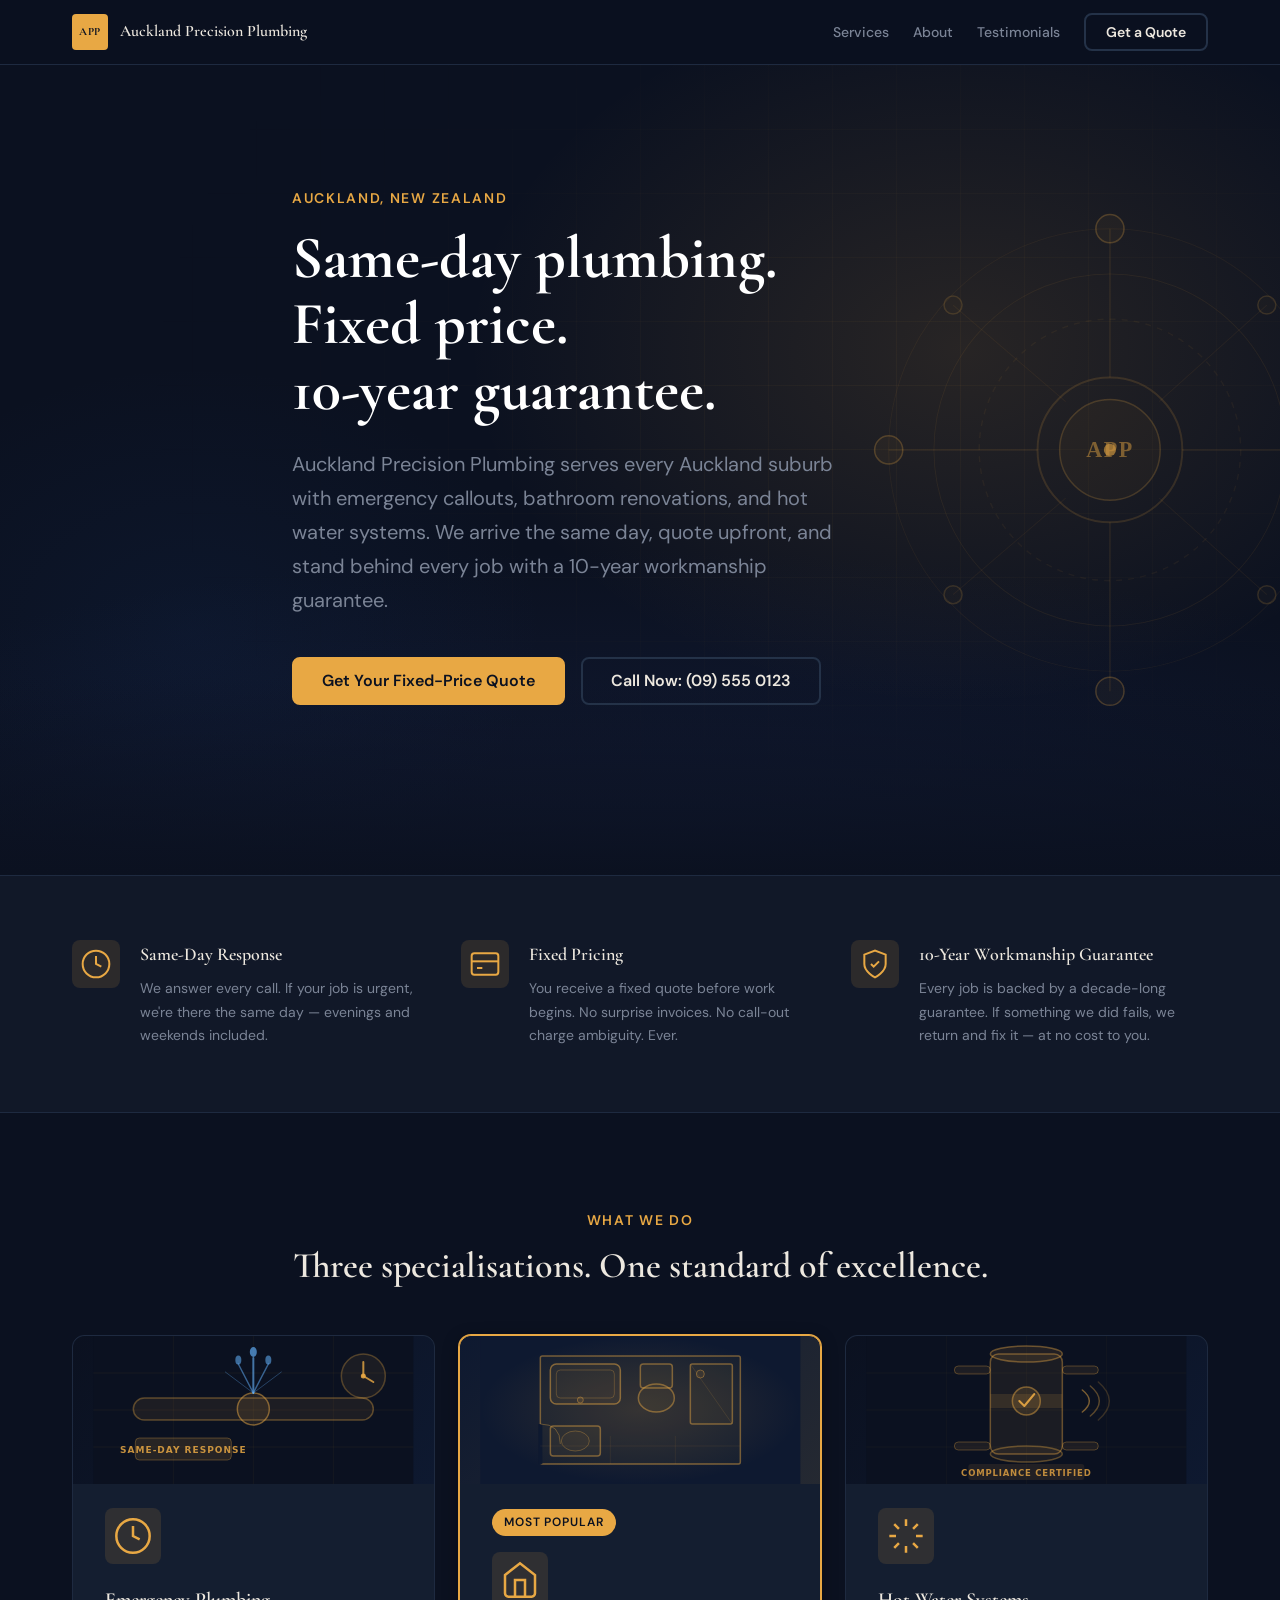
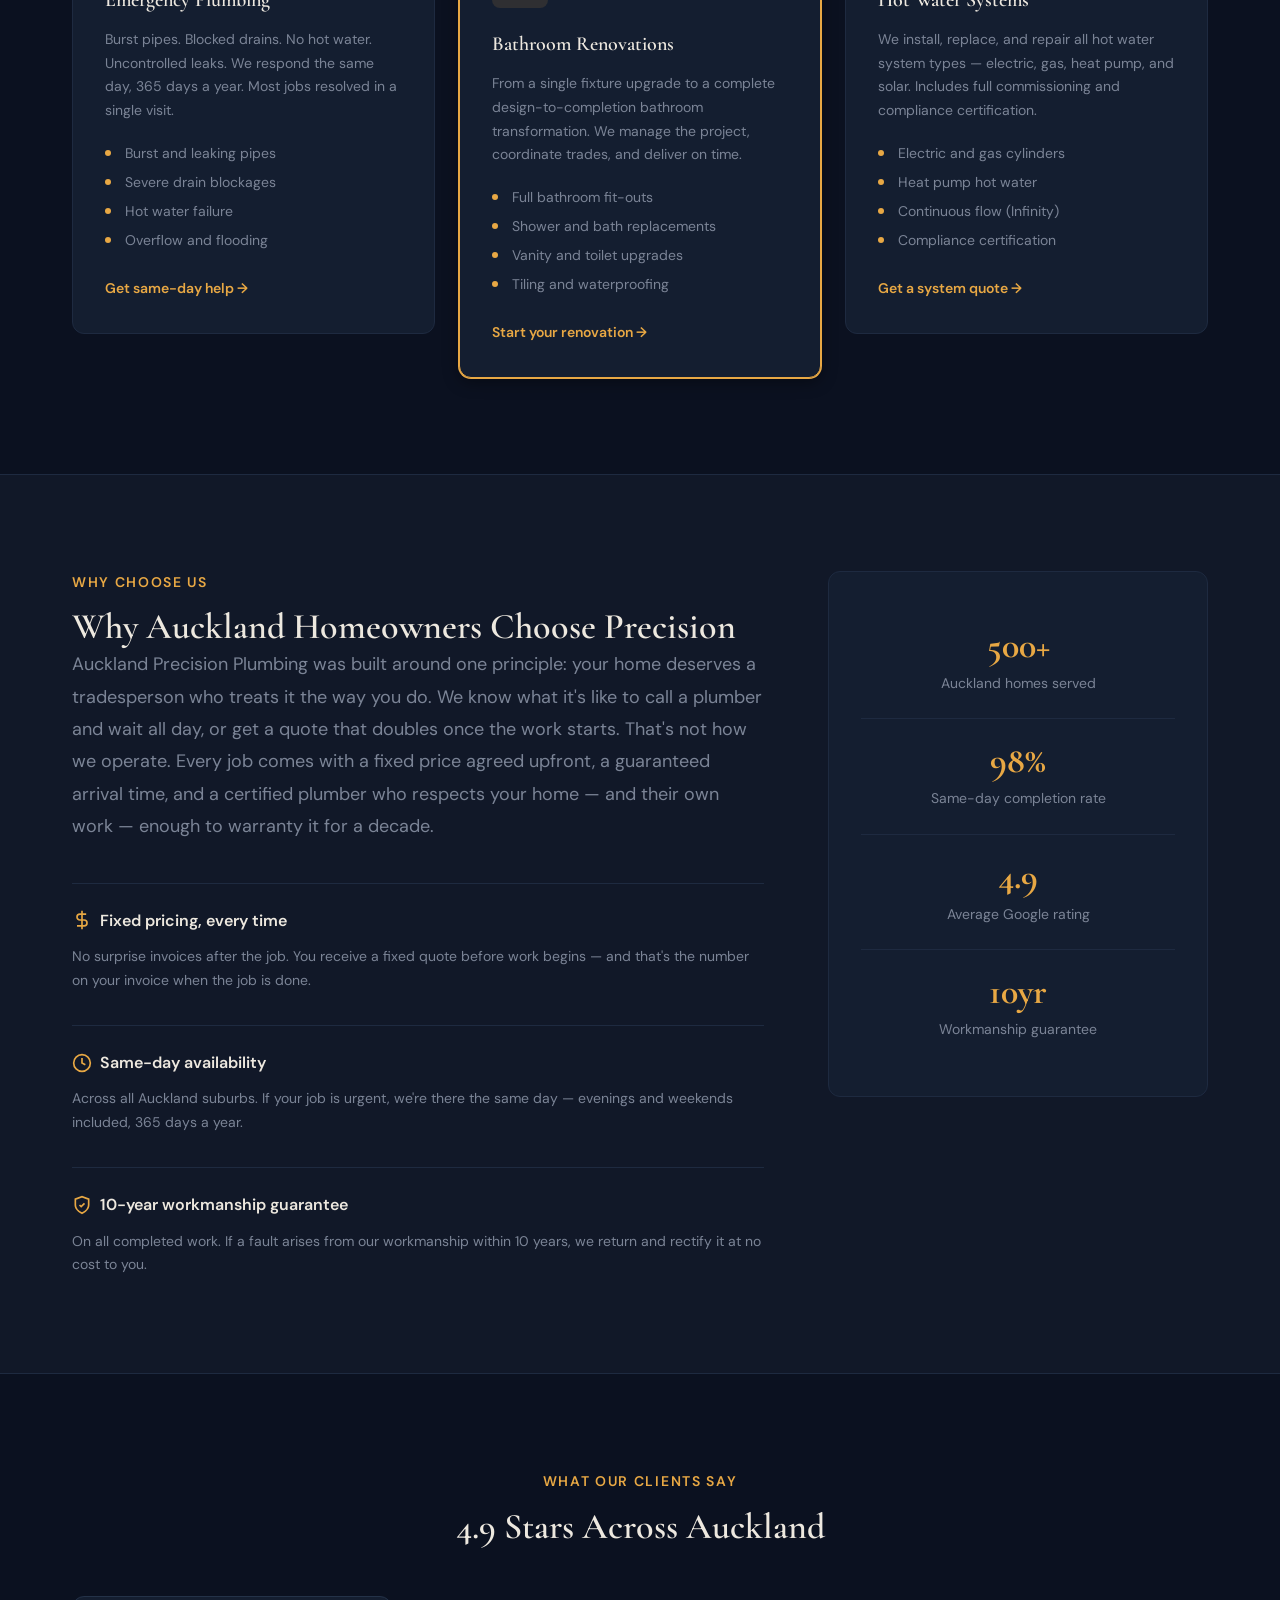
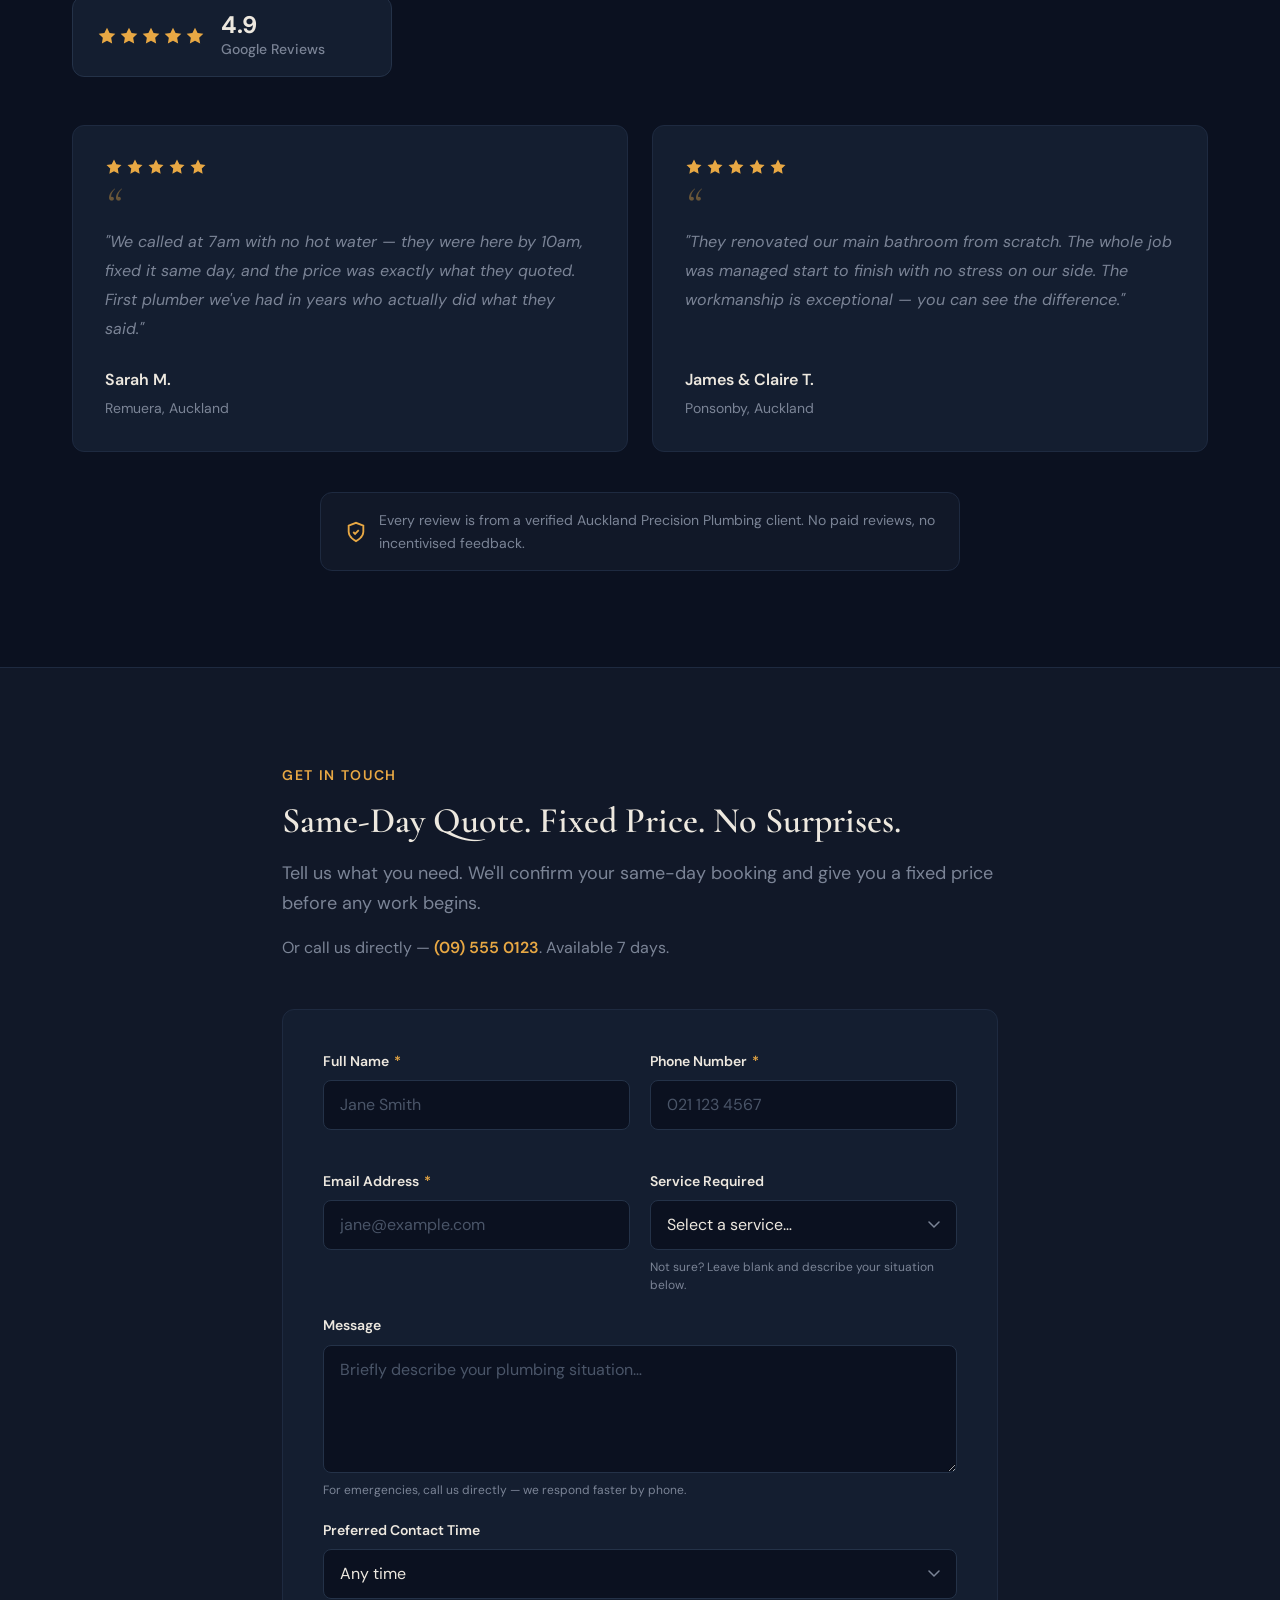
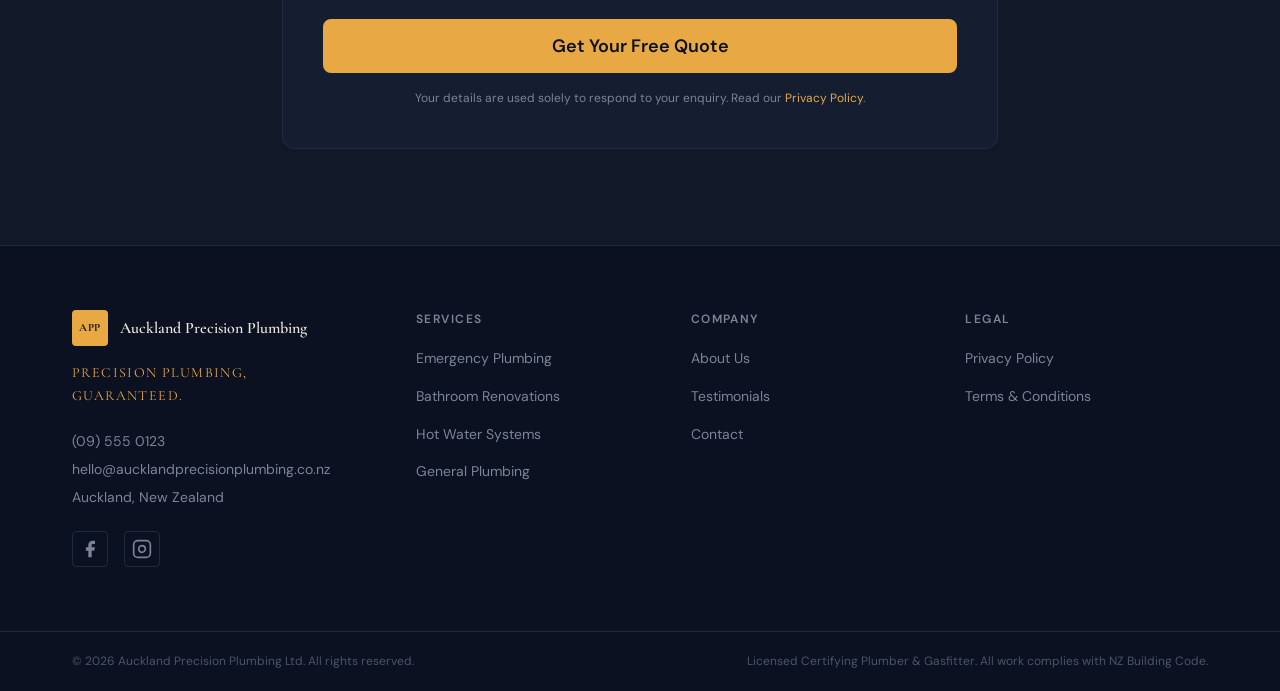
<file: index.html>
<!DOCTYPE html>
<html lang="en">
<head>
  <meta charset="UTF-8">
  <meta name="viewport" content="width=device-width, initial-scale=1.0">
  <title>Auckland Precision Plumbing — Same-Day Emergency Plumbers Auckland</title>
  <meta name="description" content="Auckland's premium plumbing service. Same-day emergency response, fixed pricing guaranteed, 10-year workmanship guarantee. Serving Remuera, Ponsonby, Parnell and all Auckland suburbs.">
  <link rel="canonical" href="https://ravally.github.io/auckland-precision-plumbing/">

  <!-- Open Graph -->
  <meta property="og:title" content="Auckland Precision Plumbing — Same-Day Emergency Plumbers Auckland">
  <meta property="og:description" content="Auckland's premium plumbing service. Same-day emergency response, fixed pricing, 10-year workmanship guarantee.">
  <meta property="og:type" content="website">
  <meta property="og:url" content="https://ravally.github.io/auckland-precision-plumbing/">
  <meta property="og:image" content="https://auckland-precision-plumbing.netlify.app/assets/images/og-image.jpg">

  <!-- Favicon -->
  <link rel="icon" type="image/svg+xml" href="assets/icons/favicon.svg">

  <!-- Fonts: Cormorant Garamond (display) + DM Sans (body) per design.json -->
  <link rel="preconnect" href="https://fonts.googleapis.com">
  <link rel="preconnect" href="https://fonts.gstatic.com" crossorigin>
  <link href="https://fonts.googleapis.com/css2?family=Cormorant+Garamond:wght@500;600;700&family=DM+Sans:opsz,wght@9..40,400;9..40,500&display=swap" rel="stylesheet">

  <!-- Stylesheet -->
  <link rel="stylesheet" href="styles/main.css">

  <!-- Schema.org JSON-LD: LocalBusiness + Plumber -->
  <script type="application/ld+json">
  {
    "@context": "https://schema.org",
    "@type": ["LocalBusiness", "Plumber"],
    "name": "Auckland Precision Plumbing",
    "description": "Premium residential plumbing services — emergency callouts, bathroom renovations, and hot water system installation — delivered with same-day response, fixed pricing, and a 10-year workmanship guarantee.",
    "url": "https://ravally.github.io/auckland-precision-plumbing/",
    "telephone": "+6495550123",
    "address": {
      "@type": "PostalAddress",
      "addressLocality": "Auckland",
      "addressCountry": "NZ"
    },
    "areaServed": "Auckland",
    "openingHours": "Mo-Su 00:00-23:59",
    "priceRange": "$$",
    "sameAs": []
  }
  </script>

  <!-- Google Analytics 4 — add Measurement ID before launch -->
  <!-- <script async src="https://www.googletagmanager.com/gtag/js?id=G-XXXXXXXXXX"></script> -->
</head>
<body>

  <!-- ============================================================
       NAVIGATION — design.json: deep navy fixed header
  ============================================================ -->
  <header class="site-header" id="site-nav" role="banner">
    <div class="header__inner container">
      <a href="/auckland-precision-plumbing/" class="header__logo" aria-label="Auckland Precision Plumbing — home">
        <span class="logo__mark" aria-hidden="true">APP</span>
        <span class="logo__text">Auckland Precision Plumbing</span>
      </a>

      <nav class="nav" aria-label="Primary navigation">
        <ul class="nav__list">
          <li><a href="#services" class="nav__link">Services</a></li>
          <li><a href="#about" class="nav__link">About</a></li>
          <li><a href="#social-proof" class="nav__link">Testimonials</a></li>
          <li><a href="#cta" class="btn btn--ghost nav__cta">Get a Quote</a></li>
        </ul>
      </nav>

      <button
        class="nav__toggle"
        id="nav-toggle"
        aria-label="Open navigation menu"
        aria-expanded="false"
      >
        <span class="nav__toggle-bar" aria-hidden="true"></span>
        <span class="nav__toggle-bar" aria-hidden="true"></span>
        <span class="nav__toggle-bar" aria-hidden="true"></span>
      </button>
    </div>
  </header>

  <main id="main-content">

    <!-- ============================================================
         HERO — WEB-34
         Dark full-bleed. Headline anchored bottom-left.
         CTAs in right column. Cormorant Garamond 700.
         Copy: COPY.md. Design: design.json.
    ============================================================ -->
    <section id="hero" class="hero" aria-label="Auckland Precision Plumbing">

      <!-- Full-bleed background gradient -->
      <div
        class="hero__bg"
        role="img"
        aria-label="Premium bathroom renovation completed by Auckland Precision Plumbing"
      ></div>

      <!-- Decorative engineering illustration — desktop only, aria-hidden -->
      <div class="hero__deco" aria-hidden="true">
        <svg viewBox="0 0 560 520" fill="none" xmlns="http://www.w3.org/2000/svg">
          <circle cx="340" cy="240" r="220" stroke="rgba(232,168,68,0.07)" stroke-width="1"/>
          <circle cx="340" cy="240" r="175" stroke="rgba(232,168,68,0.09)" stroke-width="1"/>
          <circle cx="340" cy="240" r="130" stroke="rgba(232,168,68,0.07)" stroke-width="1.5" stroke-dasharray="6 6"/>
          <circle cx="340" cy="240" r="72"  stroke="rgba(232,168,68,0.18)" stroke-width="2"/>
          <circle cx="340" cy="240" r="50"  fill="rgba(232,168,68,0.05)" stroke="rgba(232,168,68,0.25)" stroke-width="1.5"/>
          <text x="340" y="247" text-anchor="middle" font-family="Georgia,serif" font-size="22" font-weight="700" fill="rgba(232,168,68,0.55)" letter-spacing="1.5">APP</text>
          <line x1="120" y1="240" x2="268" y2="240" stroke="rgba(232,168,68,0.12)" stroke-width="1.5"/>
          <line x1="412" y1="240" x2="540" y2="240" stroke="rgba(232,168,68,0.12)" stroke-width="1.5"/>
          <line x1="340" y1="20"  x2="340" y2="168" stroke="rgba(232,168,68,0.12)" stroke-width="1.5"/>
          <line x1="340" y1="312" x2="340" y2="480" stroke="rgba(232,168,68,0.12)" stroke-width="1.5"/>
          <circle cx="120" cy="240" r="14" stroke="rgba(232,168,68,0.3)" stroke-width="1.5" fill="rgba(232,168,68,0.06)"/>
          <circle cx="540" cy="240" r="14" stroke="rgba(232,168,68,0.3)" stroke-width="1.5" fill="rgba(232,168,68,0.06)"/>
          <circle cx="340" cy="20"  r="14" stroke="rgba(232,168,68,0.3)" stroke-width="1.5" fill="rgba(232,168,68,0.06)"/>
          <circle cx="340" cy="480" r="14" stroke="rgba(232,168,68,0.3)" stroke-width="1.5" fill="rgba(232,168,68,0.06)"/>
          <line x1="184" y1="96"  x2="296" y2="192" stroke="rgba(232,168,68,0.08)" stroke-width="1"/>
          <line x1="496" y1="96"  x2="389" y2="192" stroke="rgba(232,168,68,0.08)" stroke-width="1"/>
          <line x1="184" y1="384" x2="296" y2="288" stroke="rgba(232,168,68,0.08)" stroke-width="1"/>
          <line x1="496" y1="384" x2="389" y2="288" stroke="rgba(232,168,68,0.08)" stroke-width="1"/>
          <circle cx="184" cy="96"  r="9" stroke="rgba(232,168,68,0.2)" stroke-width="1.5" fill="rgba(232,168,68,0.04)"/>
          <circle cx="496" cy="96"  r="9" stroke="rgba(232,168,68,0.2)" stroke-width="1.5" fill="rgba(232,168,68,0.04)"/>
          <circle cx="184" cy="384" r="9" stroke="rgba(232,168,68,0.2)" stroke-width="1.5" fill="rgba(232,168,68,0.04)"/>
          <circle cx="496" cy="384" r="9" stroke="rgba(232,168,68,0.2)" stroke-width="1.5" fill="rgba(232,168,68,0.04)"/>
          <circle cx="340" cy="240" r="6" fill="rgba(232,168,68,0.7)"/>
        </svg>
      </div>

      <div class="container hero__content">

        <span class="hero__eyebrow">Auckland, New Zealand</span>

        <h1 class="hero__heading">
          Same-day plumbing.<br>
          Fixed price.<br>
          10-year guarantee.
        </h1>

        <p class="hero__subhead">
          Auckland Precision Plumbing serves every Auckland suburb with emergency callouts,
          bathroom renovations, and hot water systems. We arrive the same day, quote upfront,
          and stand behind every job with a 10-year workmanship guarantee.
        </p>

        <div class="hero__actions">
          <a href="#cta" class="btn btn--primary" data-event="cta_click" data-label="hero-primary">
            Get Your Fixed-Price Quote
          </a>
          <a href="tel:+6495550123" class="btn btn--ghost" data-event="phone_click">
            Call Now: (09) 555 0123
          </a>
        </div>

      </div>

    </section>

    <!-- ============================================================
         TRUST BAR
    ============================================================ -->
    <section id="trust-bar" class="trust-bar fade-in" aria-labelledby="trust-bar-heading">
      <h2 id="trust-bar-heading" class="sr-only">Why Auckland homeowners choose us</h2>
      <div class="container trust-bar__grid">

        <div class="trust-item">
          <div class="trust-item__icon" aria-hidden="true">
            <svg width="32" height="32" viewBox="0 0 24 24" fill="none" stroke="currentColor" stroke-width="1.5">
              <circle cx="12" cy="12" r="10"/><polyline points="12 6 12 12 16 14"/>
            </svg>
          </div>
          <div class="trust-item__body">
            <h3 class="trust-item__title">Same-Day Response</h3>
            <p class="trust-item__text">We answer every call. If your job is urgent, we're there the same day — evenings and weekends included.</p>
          </div>
        </div>

        <div class="trust-item">
          <div class="trust-item__icon" aria-hidden="true">
            <svg width="32" height="32" viewBox="0 0 24 24" fill="none" stroke="currentColor" stroke-width="1.5">
              <rect x="2" y="4" width="20" height="16" rx="2"/><line x1="2" y1="10" x2="22" y2="10"/><line x1="6" y1="15" x2="10" y2="15"/>
            </svg>
          </div>
          <div class="trust-item__body">
            <h3 class="trust-item__title">Fixed Pricing</h3>
            <p class="trust-item__text">You receive a fixed quote before work begins. No surprise invoices. No call-out charge ambiguity. Ever.</p>
          </div>
        </div>

        <div class="trust-item">
          <div class="trust-item__icon" aria-hidden="true">
            <svg width="32" height="32" viewBox="0 0 24 24" fill="none" stroke="currentColor" stroke-width="1.5">
              <path d="M12 22s8-4 8-10V5l-8-3-8 3v7c0 6 8 10 8 10z"/><polyline points="9 12 11 14 15 10"/>
            </svg>
          </div>
          <div class="trust-item__body">
            <h3 class="trust-item__title">10-Year Workmanship Guarantee</h3>
            <p class="trust-item__text">Every job is backed by a decade-long guarantee. If something we did fails, we return and fix it — at no cost to you.</p>
          </div>
        </div>

      </div>
    </section>

    <!-- ============================================================
         SERVICES
    ============================================================ -->
    <section id="services" class="services fade-in" aria-labelledby="services-heading">
      <div class="container">
        <header class="section-header">
          <p class="section-eyebrow">What we do</p>
          <h2 id="services-heading" class="section-heading">Three specialisations. One standard of excellence.</h2>
        </header>

        <div class="services__grid">

          <article class="service-card">
            <!-- Visual header: Emergency Plumbing — burst pipe + water drops -->
            <div class="service-card__visual" aria-hidden="true">
              <svg viewBox="0 0 320 148" fill="none" xmlns="http://www.w3.org/2000/svg">
                <!-- Background grid -->
                <rect width="320" height="148" fill="#0B1120"/>
                <line x1="0" y1="37"  x2="320" y2="37"  stroke="rgba(232,168,68,0.05)" stroke-width="1"/>
                <line x1="0" y1="74"  x2="320" y2="74"  stroke="rgba(232,168,68,0.05)" stroke-width="1"/>
                <line x1="0" y1="111" x2="320" y2="111" stroke="rgba(232,168,68,0.05)" stroke-width="1"/>
                <line x1="80"  y1="0" x2="80"  y2="148" stroke="rgba(232,168,68,0.05)" stroke-width="1"/>
                <line x1="160" y1="0" x2="160" y2="148" stroke="rgba(232,168,68,0.05)" stroke-width="1"/>
                <line x1="240" y1="0" x2="240" y2="148" stroke="rgba(232,168,68,0.05)" stroke-width="1"/>
                <!-- Horizontal main pipe -->
                <rect x="40" y="62" width="240" height="22" rx="11" fill="rgba(232,168,68,0.08)" stroke="rgba(232,168,68,0.35)" stroke-width="1.5"/>
                <!-- Burst point highlight -->
                <circle cx="160" cy="73" r="16" fill="rgba(232,168,68,0.1)" stroke="rgba(232,168,68,0.5)" stroke-width="1.5"/>
                <!-- Water spray lines -->
                <line x1="160" y1="57" x2="145" y2="28" stroke="rgba(100,180,255,0.5)" stroke-width="1.5" stroke-linecap="round"/>
                <line x1="160" y1="57" x2="160" y2="22" stroke="rgba(100,180,255,0.6)" stroke-width="2"   stroke-linecap="round"/>
                <line x1="160" y1="57" x2="175" y2="28" stroke="rgba(100,180,255,0.5)" stroke-width="1.5" stroke-linecap="round"/>
                <line x1="160" y1="57" x2="132" y2="36" stroke="rgba(100,180,255,0.3)" stroke-width="1"   stroke-linecap="round"/>
                <line x1="160" y1="57" x2="188" y2="36" stroke="rgba(100,180,255,0.3)" stroke-width="1"   stroke-linecap="round"/>
                <!-- Water drops -->
                <ellipse cx="145" cy="24" rx="3" ry="4.5" fill="rgba(100,180,255,0.55)"/>
                <ellipse cx="160" cy="16" rx="3.5" ry="5" fill="rgba(100,180,255,0.65)"/>
                <ellipse cx="175" cy="24" rx="3" ry="4.5" fill="rgba(100,180,255,0.55)"/>
                <!-- Same-day clock indicator -->
                <circle cx="270" cy="40" r="22" fill="rgba(232,168,68,0.07)" stroke="rgba(232,168,68,0.3)" stroke-width="1.5"/>
                <line x1="270" y1="26" x2="270" y2="40" stroke="rgba(232,168,68,0.8)" stroke-width="2" stroke-linecap="round"/>
                <line x1="270" y1="40" x2="280" y2="46" stroke="rgba(232,168,68,0.8)" stroke-width="2" stroke-linecap="round"/>
                <circle cx="270" cy="40" r="2.5" fill="rgba(232,168,68,0.9)"/>
                <!-- Alert label -->
                <rect x="42" y="102" width="96" height="22" rx="4" fill="rgba(232,168,68,0.12)" stroke="rgba(232,168,68,0.3)" stroke-width="1"/>
                <text x="90" y="117" text-anchor="middle" font-family="system-ui,sans-serif" font-size="9" font-weight="600" fill="rgba(232,168,68,0.85)" letter-spacing="1">SAME-DAY RESPONSE</text>
              </svg>
            </div>
            <div class="service-card__icon" aria-hidden="true">
              <svg width="40" height="40" viewBox="0 0 24 24" fill="none" stroke="currentColor" stroke-width="1.5">
                <path d="M12 2a10 10 0 110 20A10 10 0 0112 2z"/><path d="M12 6v6l4 2"/>
              </svg>
            </div>
            <h3 class="service-card__title">Emergency Plumbing</h3>
            <p class="service-card__text">Burst pipes. Blocked drains. No hot water. Uncontrolled leaks. We respond the same day, 365 days a year. Most jobs resolved in a single visit.</p>
            <ul class="service-card__list" aria-label="Emergency plumbing services">
              <li>Burst and leaking pipes</li>
              <li>Severe drain blockages</li>
              <li>Hot water failure</li>
              <li>Overflow and flooding</li>
            </ul>
            <a href="#cta" class="service-card__link" data-event="cta_click" data-label="services-emergency">Get same-day help →</a>
          </article>

          <article class="service-card service-card--featured">
            <!-- Visual header: Bathroom Renovation — floor plan grid layout -->
            <div class="service-card__visual" aria-hidden="true">
              <svg viewBox="0 0 320 148" fill="none" xmlns="http://www.w3.org/2000/svg">
                <rect width="320" height="148" fill="#0e1930"/>
                <!-- Amber glow -->
                <radialGradient id="rg-reno" cx="50%" cy="50%" r="50%">
                  <stop offset="0%"   stop-color="rgba(232,168,68,0.15)"/>
                  <stop offset="100%" stop-color="rgba(232,168,68,0)"/>
                </radialGradient>
                <rect width="320" height="148" fill="url(#rg-reno)"/>
                <!-- Room outline -->
                <rect x="60" y="20" width="200" height="108" rx="2" stroke="rgba(232,168,68,0.45)" stroke-width="1.5" fill="rgba(232,168,68,0.04)"/>
                <!-- Door opening -->
                <line x1="60" y1="88" x2="60" y2="128" stroke="#0e1930" stroke-width="4"/>
                <path d="M60 88 Q80 88 80 108" stroke="rgba(232,168,68,0.35)" stroke-width="1" fill="none"/>
                <!-- Bathtub shape -->
                <rect x="70" y="28" width="70" height="40" rx="6" stroke="rgba(232,168,68,0.5)" stroke-width="1.5" fill="rgba(232,168,68,0.06)"/>
                <rect x="76" y="34" width="58" height="28" rx="4" stroke="rgba(232,168,68,0.25)" stroke-width="1" fill="none"/>
                <circle cx="100" cy="64" r="3" stroke="rgba(232,168,68,0.4)" stroke-width="1" fill="rgba(232,168,68,0.1)"/>
                <!-- Toilet shape -->
                <rect x="160" y="28" width="32" height="24" rx="3" stroke="rgba(232,168,68,0.45)" stroke-width="1.5" fill="rgba(232,168,68,0.05)"/>
                <ellipse cx="176" cy="62" rx="18" ry="14" stroke="rgba(232,168,68,0.45)" stroke-width="1.5" fill="rgba(232,168,68,0.05)"/>
                <!-- Vanity/sink -->
                <rect x="70" y="90" width="50" height="30" rx="3" stroke="rgba(232,168,68,0.45)" stroke-width="1.5" fill="rgba(232,168,68,0.05)"/>
                <ellipse cx="95" cy="105" rx="14" ry="10" stroke="rgba(232,168,68,0.3)" stroke-width="1" fill="rgba(232,168,68,0.03)"/>
                <!-- Shower enclosure -->
                <rect x="210" y="28" width="42" height="60" rx="2" stroke="rgba(232,168,68,0.45)" stroke-width="1.5" fill="rgba(232,168,68,0.04)"/>
                <line x1="210" y1="28" x2="252" y2="88" stroke="rgba(232,168,68,0.12)" stroke-width="1"/>
                <circle cx="220" cy="38" r="4" stroke="rgba(232,168,68,0.4)" stroke-width="1" fill="rgba(232,168,68,0.08)"/>
                <!-- Floor tiles hint -->
                <line x1="60"  y1="110" x2="260" y2="110" stroke="rgba(232,168,68,0.08)" stroke-width="1"/>
                <line x1="60"  y1="128" x2="260" y2="128" stroke="rgba(232,168,68,0.08)" stroke-width="1"/>
                <line x1="130" y1="100" x2="130" y2="128" stroke="rgba(232,168,68,0.08)" stroke-width="1"/>
                <line x1="195" y1="100" x2="195" y2="128" stroke="rgba(232,168,68,0.08)" stroke-width="1"/>
              </svg>
            </div>
            <div class="service-card__badge">Most popular</div>
            <div class="service-card__icon" aria-hidden="true">
              <svg width="40" height="40" viewBox="0 0 24 24" fill="none" stroke="currentColor" stroke-width="1.5">
                <path d="M3 9l9-7 9 7v11a2 2 0 01-2 2H5a2 2 0 01-2-2z"/><polyline points="9 22 9 12 15 12 15 22"/>
              </svg>
            </div>
            <h3 class="service-card__title">Bathroom Renovations</h3>
            <p class="service-card__text">From a single fixture upgrade to a complete design-to-completion bathroom transformation. We manage the project, coordinate trades, and deliver on time.</p>
            <ul class="service-card__list" aria-label="Bathroom renovation services">
              <li>Full bathroom fit-outs</li>
              <li>Shower and bath replacements</li>
              <li>Vanity and toilet upgrades</li>
              <li>Tiling and waterproofing</li>
            </ul>
            <a href="#cta" class="service-card__link" data-event="cta_click" data-label="services-reno">Start your renovation →</a>
          </article>

          <article class="service-card">
            <!-- Visual header: Hot Water Systems — cylinder + heat waves -->
            <div class="service-card__visual" aria-hidden="true">
              <svg viewBox="0 0 320 148" fill="none" xmlns="http://www.w3.org/2000/svg">
                <rect width="320" height="148" fill="#0B1120"/>
                <!-- Background grid -->
                <line x1="0" y1="37"  x2="320" y2="37"  stroke="rgba(232,168,68,0.04)" stroke-width="1"/>
                <line x1="0" y1="74"  x2="320" y2="74"  stroke="rgba(232,168,68,0.04)" stroke-width="1"/>
                <line x1="0" y1="111" x2="320" y2="111" stroke="rgba(232,168,68,0.04)" stroke-width="1"/>
                <line x1="80"  y1="0" x2="80"  y2="148" stroke="rgba(232,168,68,0.04)" stroke-width="1"/>
                <line x1="160" y1="0" x2="160" y2="148" stroke="rgba(232,168,68,0.04)" stroke-width="1"/>
                <line x1="240" y1="0" x2="240" y2="148" stroke="rgba(232,168,68,0.04)" stroke-width="1"/>
                <!-- Hot water cylinder body -->
                <rect x="124" y="18" width="72" height="100" rx="8" fill="rgba(232,168,68,0.07)" stroke="rgba(232,168,68,0.4)" stroke-width="1.5"/>
                <!-- Cylinder end caps -->
                <ellipse cx="160" cy="18" rx="36" ry="8" fill="rgba(232,168,68,0.1)" stroke="rgba(232,168,68,0.4)" stroke-width="1.5"/>
                <ellipse cx="160" cy="118" rx="36" ry="8" fill="rgba(232,168,68,0.07)" stroke="rgba(232,168,68,0.35)" stroke-width="1.5"/>
                <!-- Temperature indicator band -->
                <rect x="124" y="58" width="72" height="14" rx="0" fill="rgba(232,168,68,0.12)" stroke="none"/>
                <!-- Pipe connections -->
                <rect x="88"  y="30" width="36" height="8" rx="4" fill="rgba(232,168,68,0.08)" stroke="rgba(232,168,68,0.3)" stroke-width="1"/>
                <rect x="196" y="30" width="36" height="8" rx="4" fill="rgba(232,168,68,0.08)" stroke="rgba(232,168,68,0.3)" stroke-width="1"/>
                <rect x="88"  y="106" width="36" height="8" rx="4" fill="rgba(232,168,68,0.08)" stroke="rgba(232,168,68,0.3)" stroke-width="1"/>
                <rect x="196" y="106" width="36" height="8" rx="4" fill="rgba(232,168,68,0.08)" stroke="rgba(232,168,68,0.3)" stroke-width="1"/>
                <!-- Heat wave arcs (right side) -->
                <path d="M216 54 Q230 65 216 76" stroke="rgba(232,168,68,0.5)" stroke-width="1.5" stroke-linecap="round" fill="none"/>
                <path d="M224 50 Q242 65 224 80" stroke="rgba(232,168,68,0.35)" stroke-width="1.5" stroke-linecap="round" fill="none"/>
                <path d="M232 46 Q254 65 232 84" stroke="rgba(232,168,68,0.2)" stroke-width="1.5" stroke-linecap="round" fill="none"/>
                <!-- Cert badge -->
                <circle cx="160" cy="65" r="14" fill="rgba(232,168,68,0.12)" stroke="rgba(232,168,68,0.45)" stroke-width="1.5"/>
                <polyline points="153,65 158,70 168,58" stroke="rgba(232,168,68,0.9)" stroke-width="2" stroke-linecap="round" stroke-linejoin="round" fill="none"/>
                <!-- Label -->
                <rect x="102" y="128" width="116" height="16" rx="3" fill="rgba(232,168,68,0.1)"/>
                <text x="160" y="140" text-anchor="middle" font-family="system-ui,sans-serif" font-size="8.5" font-weight="600" fill="rgba(232,168,68,0.8)" letter-spacing="0.8">COMPLIANCE CERTIFIED</text>
              </svg>
            </div>
            <div class="service-card__icon" aria-hidden="true">
              <svg width="40" height="40" viewBox="0 0 24 24" fill="none" stroke="currentColor" stroke-width="1.5">
                <path d="M12 2v4m0 12v4M4.93 4.93l2.83 2.83m8.48 8.48l2.83 2.83M2 12h4m12 0h4M4.93 19.07l2.83-2.83m8.48-8.48l2.83-2.83"/>
              </svg>
            </div>
            <h3 class="service-card__title">Hot Water Systems</h3>
            <p class="service-card__text">We install, replace, and repair all hot water system types — electric, gas, heat pump, and solar. Includes full commissioning and compliance certification.</p>
            <ul class="service-card__list" aria-label="Hot water system services">
              <li>Electric and gas cylinders</li>
              <li>Heat pump hot water</li>
              <li>Continuous flow (Infinity)</li>
              <li>Compliance certification</li>
            </ul>
            <a href="#cta" class="service-card__link" data-event="cta_click" data-label="services-hotwater">Get a system quote →</a>
          </article>

        </div>
      </div>
    </section>

    <!-- ============================================================
         ABOUT / WHY US — WEB-37
         Copy: COPY.md. Design: design.json.
         Layout: two-column (story + differentiators | stat panel).
    ============================================================ -->
    <section id="about" class="about fade-in" aria-labelledby="about-heading">
      <div class="container about__inner">
        <div class="about__content">
          <p class="section-eyebrow">Why choose us</p>
          <h2 id="about-heading" class="section-heading">Why Auckland Homeowners Choose Precision</h2>
          <p class="about__lead">
            Auckland Precision Plumbing was built around one principle: your home deserves a tradesperson who treats it the way you do. We know what it's like to call a plumber and wait all day, or get a quote that doubles once the work starts. That's not how we operate. Every job comes with a fixed price agreed upfront, a guaranteed arrival time, and a certified plumber who respects your home — and their own work — enough to warranty it for a decade.
          </p>

          <dl class="about__features">
            <div class="about__feature">
              <dt class="about__feature-title">
                <svg width="20" height="20" viewBox="0 0 24 24" fill="none" stroke="currentColor" stroke-width="2" aria-hidden="true">
                  <line x1="12" y1="1" x2="12" y2="23"/><path d="M17 5H9.5a3.5 3.5 0 000 7h5a3.5 3.5 0 010 7H6"/>
                </svg>
                Fixed pricing, every time
              </dt>
              <dd class="about__feature-text">No surprise invoices after the job. You receive a fixed quote before work begins — and that's the number on your invoice when the job is done.</dd>
            </div>

            <div class="about__feature">
              <dt class="about__feature-title">
                <svg width="20" height="20" viewBox="0 0 24 24" fill="none" stroke="currentColor" stroke-width="2" aria-hidden="true">
                  <circle cx="12" cy="12" r="10"/><polyline points="12 6 12 12 16 14"/>
                </svg>
                Same-day availability
              </dt>
              <dd class="about__feature-text">Across all Auckland suburbs. If your job is urgent, we're there the same day — evenings and weekends included, 365 days a year.</dd>
            </div>

            <div class="about__feature">
              <dt class="about__feature-title">
                <svg width="20" height="20" viewBox="0 0 24 24" fill="none" stroke="currentColor" stroke-width="2" aria-hidden="true">
                  <path d="M12 22s8-4 8-10V5l-8-3-8 3v7c0 6 8 10 8 10z"/><polyline points="9 12 11 14 15 10"/>
                </svg>
                10-year workmanship guarantee
              </dt>
              <dd class="about__feature-text">On all completed work. If a fault arises from our workmanship within 10 years, we return and rectify it at no cost to you.</dd>
            </div>
          </dl>
        </div>

        <aside class="about__stat-panel" aria-label="Company statistics">
          <div class="stat-panel">
            <div class="stat-panel__item">
              <span class="stat-panel__number" aria-label="Over 500 homes served">500+</span>
              <span class="stat-panel__label">Auckland homes served</span>
            </div>
            <div class="stat-panel__divider" aria-hidden="true"></div>
            <div class="stat-panel__item">
              <span class="stat-panel__number">98%</span>
              <span class="stat-panel__label">Same-day completion rate</span>
            </div>
            <div class="stat-panel__divider" aria-hidden="true"></div>
            <div class="stat-panel__item">
              <span class="stat-panel__number">4.9</span>
              <span class="stat-panel__label">Average Google rating</span>
            </div>
            <div class="stat-panel__divider" aria-hidden="true"></div>
            <div class="stat-panel__item">
              <span class="stat-panel__number">10yr</span>
              <span class="stat-panel__label">Workmanship guarantee</span>
            </div>
          </div>
        </aside>
      </div>
    </section>

    <!-- ============================================================
         SOCIAL PROOF / TESTIMONIALS — WEB-38
         Copy: COPY.md. Design: design.json.
         Layout: Google Reviews badge + 2-col testimonial grid.
    ============================================================ -->
    <section id="social-proof" class="social-proof fade-in" aria-labelledby="social-proof-heading">
      <div class="container">
        <header class="section-header">
          <p class="section-eyebrow">What our clients say</p>
          <h2 id="social-proof-heading" class="section-heading">4.9 Stars Across Auckland</h2>
        </header>

        <!-- Google Reviews trust stat -->
        <div class="reviews-badge fade-in" aria-label="Google Reviews rating">
          <div class="reviews-badge__stars" aria-hidden="true">
            <svg width="20" height="20" viewBox="0 0 24 24" fill="currentColor"><polygon points="12 2 15.09 8.26 22 9.27 17 14.14 18.18 21.02 12 17.77 5.82 21.02 7 14.14 2 9.27 8.91 8.26 12 2"/></svg>
            <svg width="20" height="20" viewBox="0 0 24 24" fill="currentColor"><polygon points="12 2 15.09 8.26 22 9.27 17 14.14 18.18 21.02 12 17.77 5.82 21.02 7 14.14 2 9.27 8.91 8.26 12 2"/></svg>
            <svg width="20" height="20" viewBox="0 0 24 24" fill="currentColor"><polygon points="12 2 15.09 8.26 22 9.27 17 14.14 18.18 21.02 12 17.77 5.82 21.02 7 14.14 2 9.27 8.91 8.26 12 2"/></svg>
            <svg width="20" height="20" viewBox="0 0 24 24" fill="currentColor"><polygon points="12 2 15.09 8.26 22 9.27 17 14.14 18.18 21.02 12 17.77 5.82 21.02 7 14.14 2 9.27 8.91 8.26 12 2"/></svg>
            <svg width="20" height="20" viewBox="0 0 24 24" fill="currentColor"><polygon points="12 2 15.09 8.26 22 9.27 17 14.14 18.18 21.02 12 17.77 5.82 21.02 7 14.14 2 9.27 8.91 8.26 12 2"/></svg>
          </div>
          <div class="reviews-badge__body">
            <span class="reviews-badge__score">4.9</span>
            <span class="reviews-badge__label">Google Reviews</span>
          </div>
        </div>

        <div class="testimonials__grid">

          <blockquote class="testimonial fade-in testimonial--delay-1">
            <div class="testimonial__stars" aria-label="5 stars out of 5">
              <svg width="18" height="18" viewBox="0 0 24 24" fill="currentColor" aria-hidden="true"><polygon points="12 2 15.09 8.26 22 9.27 17 14.14 18.18 21.02 12 17.77 5.82 21.02 7 14.14 2 9.27 8.91 8.26 12 2"/></svg>
              <svg width="18" height="18" viewBox="0 0 24 24" fill="currentColor" aria-hidden="true"><polygon points="12 2 15.09 8.26 22 9.27 17 14.14 18.18 21.02 12 17.77 5.82 21.02 7 14.14 2 9.27 8.91 8.26 12 2"/></svg>
              <svg width="18" height="18" viewBox="0 0 24 24" fill="currentColor" aria-hidden="true"><polygon points="12 2 15.09 8.26 22 9.27 17 14.14 18.18 21.02 12 17.77 5.82 21.02 7 14.14 2 9.27 8.91 8.26 12 2"/></svg>
              <svg width="18" height="18" viewBox="0 0 24 24" fill="currentColor" aria-hidden="true"><polygon points="12 2 15.09 8.26 22 9.27 17 14.14 18.18 21.02 12 17.77 5.82 21.02 7 14.14 2 9.27 8.91 8.26 12 2"/></svg>
              <svg width="18" height="18" viewBox="0 0 24 24" fill="currentColor" aria-hidden="true"><polygon points="12 2 15.09 8.26 22 9.27 17 14.14 18.18 21.02 12 17.77 5.82 21.02 7 14.14 2 9.27 8.91 8.26 12 2"/></svg>
            </div>
            <p class="testimonial__quote">
              "We called at 7am with no hot water — they were here by 10am, fixed it same day, and the price was exactly what they quoted. First plumber we've had in years who actually did what they said."
            </p>
            <footer class="testimonial__footer">
              <cite class="testimonial__author">
                <strong>Sarah M.</strong>
                <span class="testimonial__location">Remuera, Auckland</span>
              </cite>
            </footer>
          </blockquote>

          <blockquote class="testimonial fade-in testimonial--delay-2">
            <div class="testimonial__stars" aria-label="5 stars out of 5">
              <svg width="18" height="18" viewBox="0 0 24 24" fill="currentColor" aria-hidden="true"><polygon points="12 2 15.09 8.26 22 9.27 17 14.14 18.18 21.02 12 17.77 5.82 21.02 7 14.14 2 9.27 8.91 8.26 12 2"/></svg>
              <svg width="18" height="18" viewBox="0 0 24 24" fill="currentColor" aria-hidden="true"><polygon points="12 2 15.09 8.26 22 9.27 17 14.14 18.18 21.02 12 17.77 5.82 21.02 7 14.14 2 9.27 8.91 8.26 12 2"/></svg>
              <svg width="18" height="18" viewBox="0 0 24 24" fill="currentColor" aria-hidden="true"><polygon points="12 2 15.09 8.26 22 9.27 17 14.14 18.18 21.02 12 17.77 5.82 21.02 7 14.14 2 9.27 8.91 8.26 12 2"/></svg>
              <svg width="18" height="18" viewBox="0 0 24 24" fill="currentColor" aria-hidden="true"><polygon points="12 2 15.09 8.26 22 9.27 17 14.14 18.18 21.02 12 17.77 5.82 21.02 7 14.14 2 9.27 8.91 8.26 12 2"/></svg>
              <svg width="18" height="18" viewBox="0 0 24 24" fill="currentColor" aria-hidden="true"><polygon points="12 2 15.09 8.26 22 9.27 17 14.14 18.18 21.02 12 17.77 5.82 21.02 7 14.14 2 9.27 8.91 8.26 12 2"/></svg>
            </div>
            <p class="testimonial__quote">
              "They renovated our main bathroom from scratch. The whole job was managed start to finish with no stress on our side. The workmanship is exceptional — you can see the difference."
            </p>
            <footer class="testimonial__footer">
              <cite class="testimonial__author">
                <strong>James &amp; Claire T.</strong>
                <span class="testimonial__location">Ponsonby, Auckland</span>
              </cite>
            </footer>
          </blockquote>

        </div>

        <div class="social-proof__trust-signal fade-in testimonial--delay-3">
          <svg width="22" height="22" viewBox="0 0 24 24" fill="none" stroke="currentColor" stroke-width="2" aria-hidden="true">
            <path d="M12 22s8-4 8-10V5l-8-3-8 3v7c0 6 8 10 8 10z"/><polyline points="9 12 11 14 15 10"/>
          </svg>
          <p>Every review is from a verified Auckland Precision Plumbing client. No paid reviews, no incentivised feedback.</p>
        </div>
      </div>
    </section>

    <!-- ============================================================
         CTA / CONTACT FORM
    ============================================================ -->
    <section id="cta" class="contact fade-in" aria-labelledby="contact-heading">
      <div class="container contact__inner">
        <div class="contact__header">
          <p class="section-eyebrow">Get in touch</p>
          <h2 id="contact-heading" class="section-heading">Same-Day Quote. Fixed Price. No Surprises.</h2>
          <p class="contact__subhead">Tell us what you need. We'll confirm your same-day booking and give you a fixed price before any work begins.</p>
          <p class="contact__phone-cta">Or call us directly — <a href="tel:+6495550123" class="contact__phone-link" data-event="phone_click">(09) 555 0123</a>. Available 7 days.</p>
        </div>

        <!-- Contact Form — Formspree endpoint: replace YOUR_FORM_ID -->
        <form
          id="contact-form"
          class="contact-form"
          action="https://formspree.io/f/YOUR_FORM_ID"
          method="POST"
          novalidate
          aria-label="Contact form"
        >
          <!-- Honeypot spam protection -->
          <input type="text" name="_gotcha" class="contact-form__honeypot" tabindex="-1" aria-hidden="true">

          <div class="form-row">
            <div class="form-group">
              <label for="contact-name" class="form-label">Full Name <span class="form-label__required" aria-label="required">*</span></label>
              <input
                type="text"
                id="contact-name"
                name="name"
                class="form-input"
                placeholder="Jane Smith"
                required
                autocomplete="name"
                aria-required="true"
                aria-describedby="contact-name-error"
              >
              <span id="contact-name-error" class="form-error" role="alert" aria-live="polite"></span>
            </div>

            <div class="form-group">
              <label for="contact-phone" class="form-label">Phone Number <span class="form-label__required" aria-label="required">*</span></label>
              <input
                type="tel"
                id="contact-phone"
                name="phone"
                class="form-input"
                placeholder="021 123 4567"
                required
                autocomplete="tel"
                aria-required="true"
                aria-describedby="contact-phone-error"
              >
              <span id="contact-phone-error" class="form-error" role="alert" aria-live="polite"></span>
            </div>
          </div>

          <div class="form-row">
            <div class="form-group">
              <label for="contact-email" class="form-label">Email Address <span class="form-label__required" aria-label="required">*</span></label>
              <input
                type="email"
                id="contact-email"
                name="email"
                class="form-input"
                placeholder="jane@example.com"
                required
                autocomplete="email"
                aria-required="true"
                aria-describedby="contact-email-error"
              >
              <span id="contact-email-error" class="form-error" role="alert" aria-live="polite"></span>
            </div>

            <div class="form-group">
              <label for="contact-service" class="form-label">Service Required</label>
              <select id="contact-service" name="service" class="form-input form-select" aria-describedby="contact-service-hint">
                <option value="">Select a service…</option>
                <option value="Emergency Callout">Emergency Callout</option>
                <option value="Bathroom Renovation">Bathroom Renovation</option>
                <option value="Hot Water System">Hot Water System</option>
                <option value="General Maintenance">General Maintenance</option>
                <option value="Other">Other</option>
              </select>
              <span id="contact-service-hint" class="form-hint">Not sure? Leave blank and describe your situation below.</span>
            </div>
          </div>

          <div class="form-group">
            <label for="contact-message" class="form-label">Message</label>
            <textarea
              id="contact-message"
              name="message"
              class="form-input form-textarea"
              placeholder="Briefly describe your plumbing situation…"
              rows="4"
              aria-describedby="contact-message-hint"
            ></textarea>
            <span id="contact-message-hint" class="form-hint">For emergencies, call us directly — we respond faster by phone.</span>
          </div>

          <div class="form-group">
            <label for="contact-time" class="form-label">Preferred Contact Time</label>
            <select id="contact-time" name="preferred_time" class="form-input form-select">
              <option value="">Any time</option>
              <option value="Morning (8am–12pm)">Morning (8am–12pm)</option>
              <option value="Afternoon (12pm–5pm)">Afternoon (12pm–5pm)</option>
              <option value="Evening (5pm–8pm)">Evening (5pm–8pm)</option>
            </select>
          </div>

          <button type="submit" class="btn btn--primary contact-form__submit" data-event="cta_click" data-label="form-submit">
            <span class="btn__text">Get Your Free Quote</span>
            <span class="btn__loading" aria-hidden="true">Sending…</span>
          </button>

          <p class="contact-form__privacy">
            Your details are used solely to respond to your enquiry. Read our <a href="privacy.html">Privacy Policy</a>.
          </p>

          <!-- Success / Error messages -->
          <div id="form-success" class="form-message form-message--success" role="alert" aria-live="polite" hidden>
            <svg width="20" height="20" viewBox="0 0 24 24" fill="none" stroke="currentColor" stroke-width="2" aria-hidden="true">
              <path d="M22 11.08V12a10 10 0 11-5.93-9.14"/><polyline points="22 4 12 14.01 9 11.01"/>
            </svg>
            <strong>We'll be in touch within the hour.</strong> Thank you for reaching out.
          </div>
          <div id="form-error" class="form-message form-message--error" role="alert" aria-live="polite" hidden>
            <svg width="20" height="20" viewBox="0 0 24 24" fill="none" stroke="currentColor" stroke-width="2" aria-hidden="true">
              <circle cx="12" cy="12" r="10"/><line x1="12" y1="8" x2="12" y2="12"/><line x1="12" y1="16" x2="12.01" y2="16"/>
            </svg>
            Something went wrong. Please try again or call us on <a href="tel:+6495550123">(09) 555 0123</a>.
          </div>
        </form>
      </div>
    </section>

  </main>

  <!-- ============================================================
       FOOTER
  ============================================================ -->
  <footer id="footer" class="site-footer" role="contentinfo">
    <div class="container footer__inner">

      <div class="footer__brand">
        <a href="/auckland-precision-plumbing/" class="footer__logo" aria-label="Auckland Precision Plumbing — Home">
          <span class="logo__mark" aria-hidden="true">APP</span>
          <span class="logo__text">Auckland Precision Plumbing</span>
        </a>
        <p class="footer__tagline">Precision Plumbing, Guaranteed.</p>
        <address class="footer__contact">
          <a href="tel:+6495550123" class="footer__phone" data-event="phone_click">(09) 555 0123</a><br>
          <a href="mailto:hello@aucklandprecisionplumbing.co.nz" class="footer__email">hello@aucklandprecisionplumbing.co.nz</a><br>
          Auckland, New Zealand
        </address>
        <div class="footer__social" aria-label="Social media links">
          <a href="https://www.facebook.com/aucklandprecisionplumbing" class="footer__social-link" target="_blank" rel="noopener noreferrer" aria-label="Auckland Precision Plumbing on Facebook">
            <svg width="20" height="20" viewBox="0 0 24 24" fill="currentColor" aria-hidden="true"><path d="M18 2h-3a5 5 0 0 0-5 5v3H7v4h3v8h4v-8h3l1-4h-4V7a1 1 0 0 1 1-1h3z"/></svg>
            <span class="sr-only">Facebook</span>
          </a>
          <a href="https://www.instagram.com/aucklandprecisionplumbing" class="footer__social-link" target="_blank" rel="noopener noreferrer" aria-label="Auckland Precision Plumbing on Instagram">
            <svg width="20" height="20" viewBox="0 0 24 24" fill="none" stroke="currentColor" stroke-width="2" aria-hidden="true"><rect x="2" y="2" width="20" height="20" rx="5" ry="5"/><path d="M16 11.37A4 4 0 1 1 12.63 8 4 4 0 0 1 16 11.37z"/><line x1="17.5" y1="6.5" x2="17.51" y2="6.5"/></svg>
            <span class="sr-only">Instagram</span>
          </a>
        </div>
      </div>

      <nav class="footer__nav" aria-label="Footer navigation">
        <div class="footer__nav-group">
          <h3 class="footer__nav-heading">Services</h3>
          <ul class="footer__nav-list" role="list">
            <li><a href="#services" class="footer__nav-link">Emergency Plumbing</a></li>
            <li><a href="#services" class="footer__nav-link">Bathroom Renovations</a></li>
            <li><a href="#services" class="footer__nav-link">Hot Water Systems</a></li>
            <li><a href="#services" class="footer__nav-link">General Plumbing</a></li>
          </ul>
        </div>
        <div class="footer__nav-group">
          <h3 class="footer__nav-heading">Company</h3>
          <ul class="footer__nav-list" role="list">
            <li><a href="#about" class="footer__nav-link">About Us</a></li>
            <li><a href="#social-proof" class="footer__nav-link">Testimonials</a></li>
            <li><a href="#cta" class="footer__nav-link">Contact</a></li>
          </ul>
        </div>
        <div class="footer__nav-group">
          <h3 class="footer__nav-heading">Legal</h3>
          <ul class="footer__nav-list" role="list">
            <li><a href="privacy.html" class="footer__nav-link">Privacy Policy</a></li>
            <li><a href="terms.html" class="footer__nav-link">Terms &amp; Conditions</a></li>
          </ul>
        </div>
      </nav>

    </div>

    <div class="footer__bottom">
      <div class="container footer__bottom-inner">
        <p class="footer__copyright">&copy; <span id="footer-year">2025</span> Auckland Precision Plumbing Ltd. All rights reserved.</p>
        <p class="footer__legal-note">Licensed Certifying Plumber &amp; Gasfitter. All work complies with NZ Building Code.</p>
      </div>
    </div>
  </footer>

  <!-- JavaScript -->
  <script src="js/main.js" defer></script>

</body>
</html>
</file>
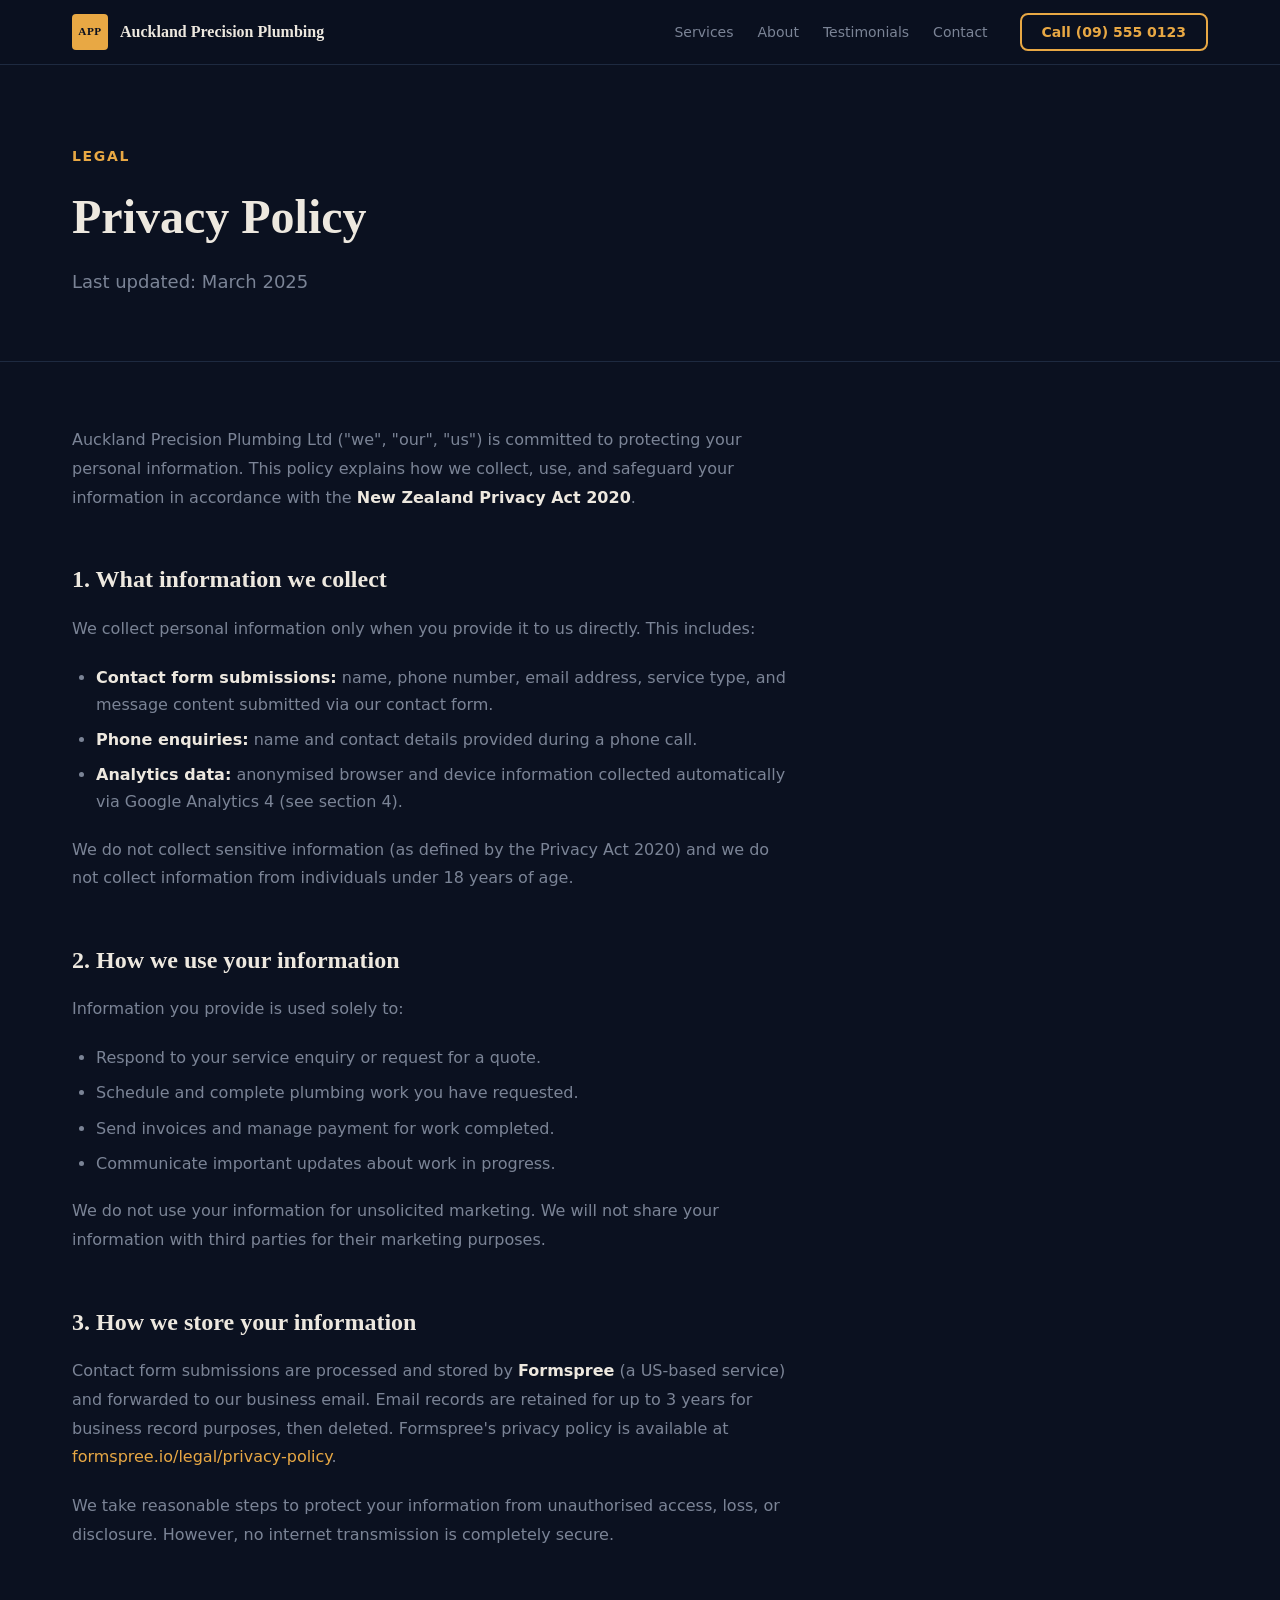
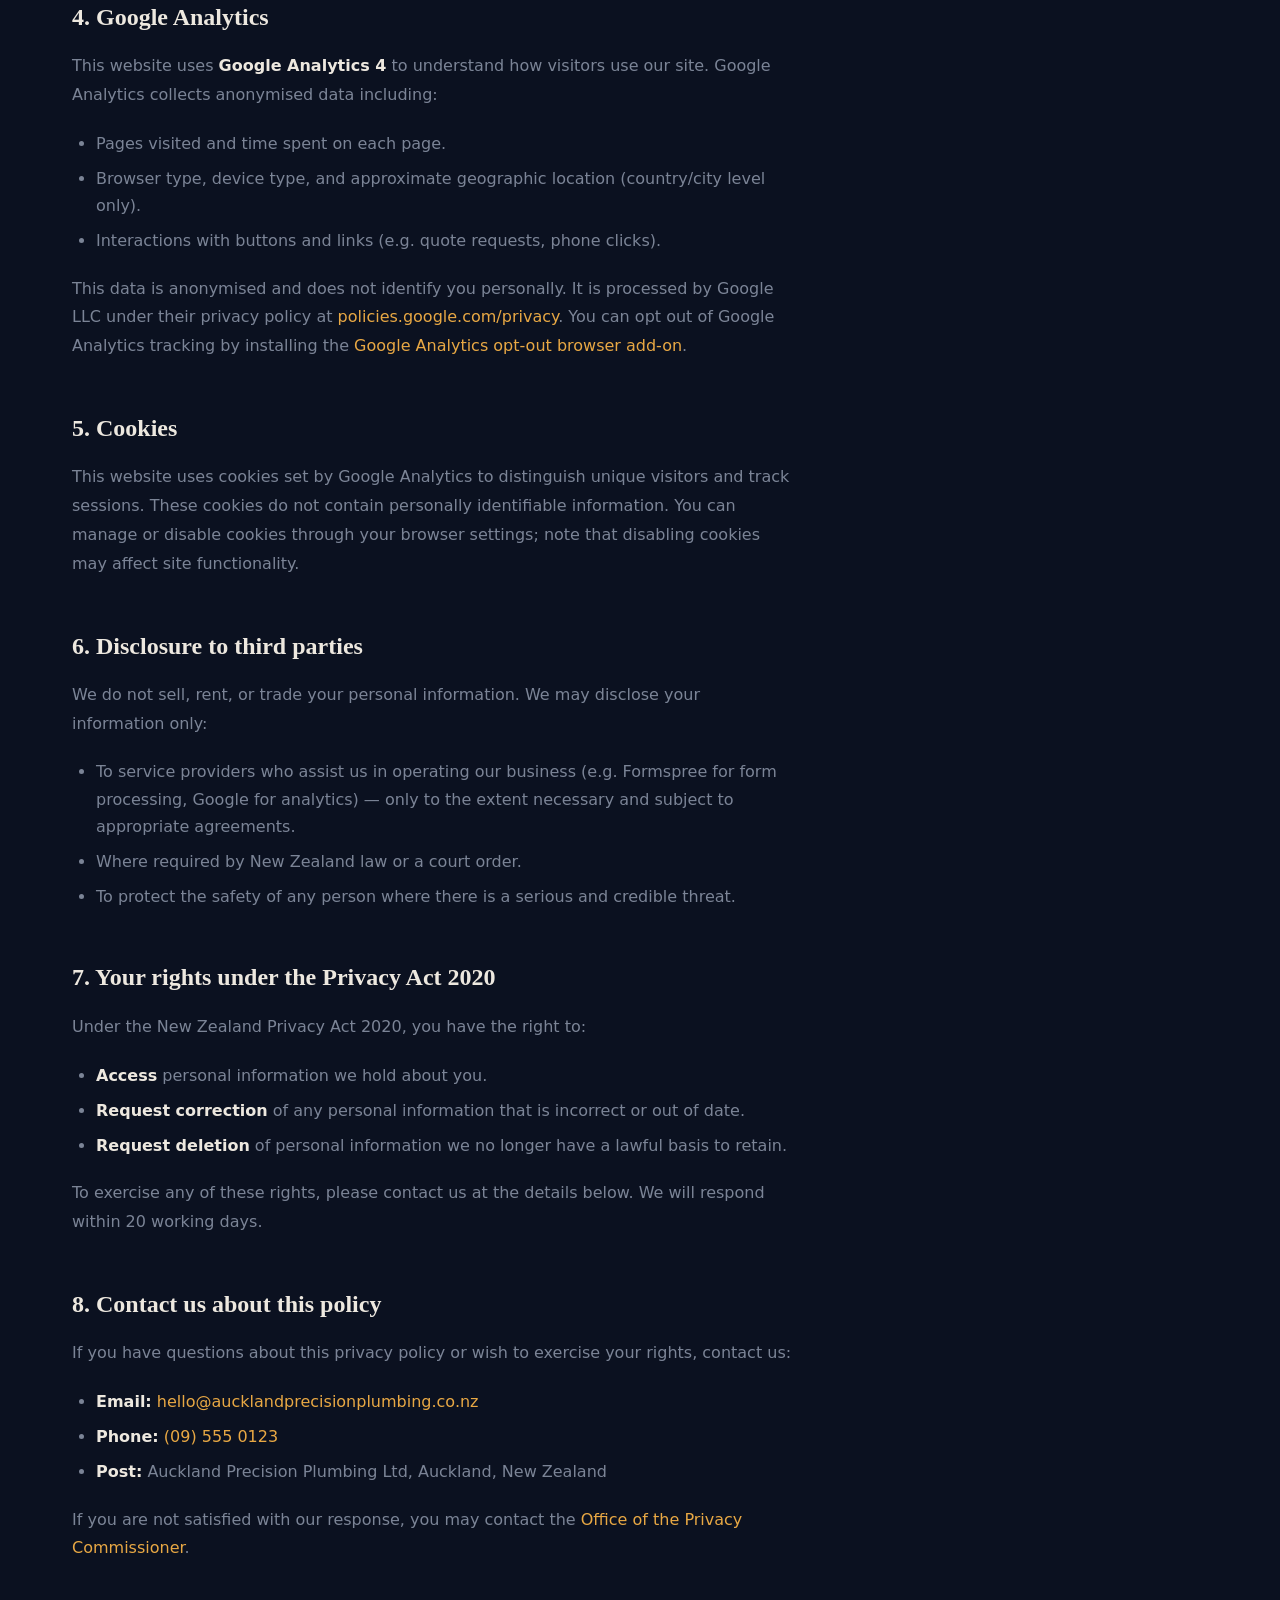
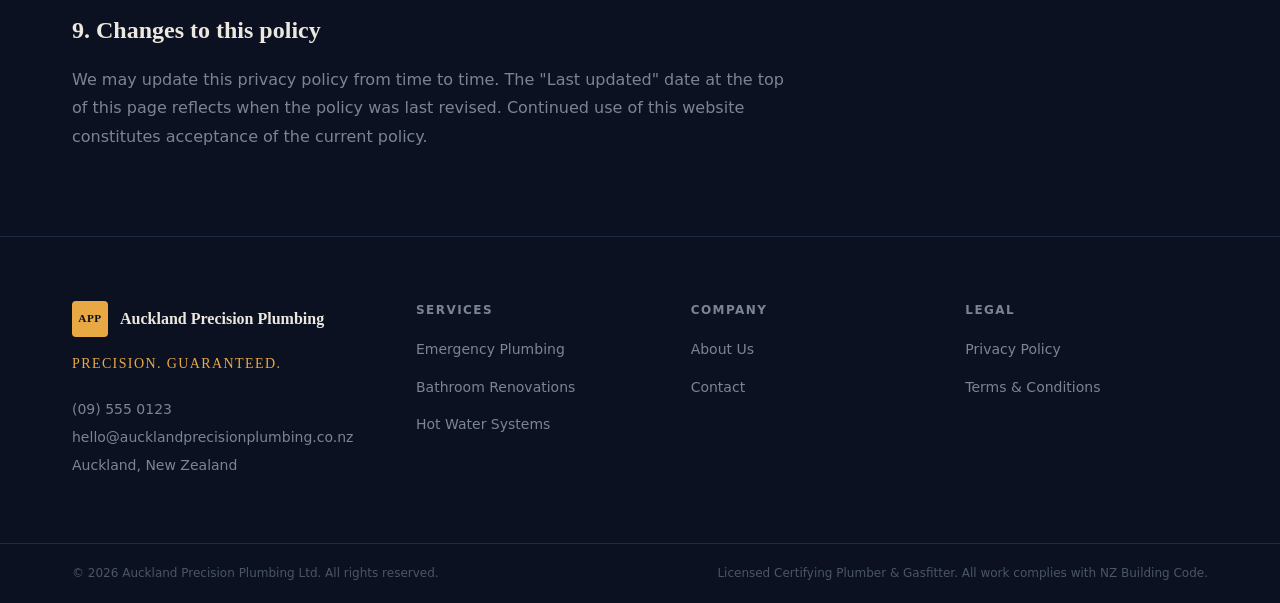
<file: privacy.html>
<!DOCTYPE html>
<html lang="en">
<head>
  <meta charset="UTF-8">
  <meta name="viewport" content="width=device-width, initial-scale=1.0">
  <title>Privacy Policy — Auckland Precision Plumbing</title>
  <meta name="description" content="Auckland Precision Plumbing privacy policy. How we collect, use, and protect your personal information under the New Zealand Privacy Act 2020.">
  <link rel="canonical" href="#">
  <meta name="robots" content="noindex, follow">
  <link rel="icon" type="image/svg+xml" href="assets/icons/favicon.svg">
  <link rel="preconnect" href="https://fonts.googleapis.com">
  <link rel="preconnect" href="https://fonts.gstatic.com" crossorigin>
  <link href="https://fonts.googleapis.com/css2?family=Playfair+Display:wght@400;600;700&family=Inter:wght@400;500;600&display=swap" rel="stylesheet">
  <link rel="stylesheet" href="styles/main.css">
  <script async src="https://www.googletagmanager.com/gtag/js?id=G-XXXXXXXXXX"></script>
  <script>
    window.dataLayer = window.dataLayer || [];
    function gtag(){dataLayer.push(arguments);}
    gtag('js', new Date());
    gtag('config', 'G-XXXXXXXXXX');
  </script>
</head>
<body>

  <header class="site-header" role="banner">
    <div class="container header__inner">
      <a href="/auckland-precision-plumbing/" class="header__logo" aria-label="Auckland Precision Plumbing — Home">
        <span class="logo__mark" aria-hidden="true">APP</span>
        <span class="logo__text">Auckland Precision Plumbing</span>
      </a>
      <button class="nav__toggle" aria-label="Open navigation menu" aria-expanded="false" aria-controls="primary-nav">
        <span class="nav__toggle-bar"></span>
        <span class="nav__toggle-bar"></span>
        <span class="nav__toggle-bar"></span>
      </button>
      <nav id="primary-nav" class="nav" aria-label="Primary navigation">
        <ul class="nav__list" role="list">
          <li><a href="/auckland-precision-plumbing/#services" class="nav__link">Services</a></li>
          <li><a href="/auckland-precision-plumbing/#about" class="nav__link">About</a></li>
          <li><a href="/auckland-precision-plumbing/#social-proof" class="nav__link">Testimonials</a></li>
          <li><a href="/auckland-precision-plumbing/#cta" class="nav__link">Contact</a></li>
        </ul>
        <a href="tel:+6495550123" class="btn btn--outline nav__cta">Call (09) 555 0123</a>
      </nav>
    </div>
  </header>

  <main id="main-content">
    <section class="page-hero">
      <div class="container">
        <p class="section-eyebrow">Legal</p>
        <h1 class="page-hero__title">Privacy Policy</h1>
        <p class="page-hero__subtitle">Last updated: March 2025</p>
      </div>
    </section>

    <section class="page-content">
      <div class="container">
        <div class="prose">

          <p>Auckland Precision Plumbing Ltd ("we", "our", "us") is committed to protecting your personal information. This policy explains how we collect, use, and safeguard your information in accordance with the <strong>New Zealand Privacy Act 2020</strong>.</p>

          <h2>1. What information we collect</h2>
          <p>We collect personal information only when you provide it to us directly. This includes:</p>
          <ul>
            <li><strong>Contact form submissions:</strong> name, phone number, email address, service type, and message content submitted via our contact form.</li>
            <li><strong>Phone enquiries:</strong> name and contact details provided during a phone call.</li>
            <li><strong>Analytics data:</strong> anonymised browser and device information collected automatically via Google Analytics 4 (see section 4).</li>
          </ul>
          <p>We do not collect sensitive information (as defined by the Privacy Act 2020) and we do not collect information from individuals under 18 years of age.</p>

          <h2>2. How we use your information</h2>
          <p>Information you provide is used solely to:</p>
          <ul>
            <li>Respond to your service enquiry or request for a quote.</li>
            <li>Schedule and complete plumbing work you have requested.</li>
            <li>Send invoices and manage payment for work completed.</li>
            <li>Communicate important updates about work in progress.</li>
          </ul>
          <p>We do not use your information for unsolicited marketing. We will not share your information with third parties for their marketing purposes.</p>

          <h2>3. How we store your information</h2>
          <p>Contact form submissions are processed and stored by <strong>Formspree</strong> (a US-based service) and forwarded to our business email. Email records are retained for up to 3 years for business record purposes, then deleted. Formspree's privacy policy is available at <a href="https://formspree.io/legal/privacy-policy/" target="_blank" rel="noopener">formspree.io/legal/privacy-policy</a>.</p>
          <p>We take reasonable steps to protect your information from unauthorised access, loss, or disclosure. However, no internet transmission is completely secure.</p>

          <h2>4. Google Analytics</h2>
          <p>This website uses <strong>Google Analytics 4</strong> to understand how visitors use our site. Google Analytics collects anonymised data including:</p>
          <ul>
            <li>Pages visited and time spent on each page.</li>
            <li>Browser type, device type, and approximate geographic location (country/city level only).</li>
            <li>Interactions with buttons and links (e.g. quote requests, phone clicks).</li>
          </ul>
          <p>This data is anonymised and does not identify you personally. It is processed by Google LLC under their privacy policy at <a href="https://policies.google.com/privacy" target="_blank" rel="noopener">policies.google.com/privacy</a>. You can opt out of Google Analytics tracking by installing the <a href="https://tools.google.com/dlpage/gaoptout" target="_blank" rel="noopener">Google Analytics opt-out browser add-on</a>.</p>

          <h2>5. Cookies</h2>
          <p>This website uses cookies set by Google Analytics to distinguish unique visitors and track sessions. These cookies do not contain personally identifiable information. You can manage or disable cookies through your browser settings; note that disabling cookies may affect site functionality.</p>

          <h2>6. Disclosure to third parties</h2>
          <p>We do not sell, rent, or trade your personal information. We may disclose your information only:</p>
          <ul>
            <li>To service providers who assist us in operating our business (e.g. Formspree for form processing, Google for analytics) — only to the extent necessary and subject to appropriate agreements.</li>
            <li>Where required by New Zealand law or a court order.</li>
            <li>To protect the safety of any person where there is a serious and credible threat.</li>
          </ul>

          <h2>7. Your rights under the Privacy Act 2020</h2>
          <p>Under the New Zealand Privacy Act 2020, you have the right to:</p>
          <ul>
            <li><strong>Access</strong> personal information we hold about you.</li>
            <li><strong>Request correction</strong> of any personal information that is incorrect or out of date.</li>
            <li><strong>Request deletion</strong> of personal information we no longer have a lawful basis to retain.</li>
          </ul>
          <p>To exercise any of these rights, please contact us at the details below. We will respond within 20 working days.</p>

          <h2>8. Contact us about this policy</h2>
          <p>If you have questions about this privacy policy or wish to exercise your rights, contact us:</p>
          <ul>
            <li><strong>Email:</strong> <a href="mailto:hello@aucklandprecisionplumbing.co.nz">hello@aucklandprecisionplumbing.co.nz</a></li>
            <li><strong>Phone:</strong> <a href="tel:+6495550123">(09) 555 0123</a></li>
            <li><strong>Post:</strong> Auckland Precision Plumbing Ltd, Auckland, New Zealand</li>
          </ul>
          <p>If you are not satisfied with our response, you may contact the <a href="https://www.privacy.org.nz/" target="_blank" rel="noopener">Office of the Privacy Commissioner</a>.</p>

          <h2>9. Changes to this policy</h2>
          <p>We may update this privacy policy from time to time. The "Last updated" date at the top of this page reflects when the policy was last revised. Continued use of this website constitutes acceptance of the current policy.</p>

        </div>
      </div>
    </section>
  </main>

  <footer id="footer" class="site-footer" role="contentinfo">
    <div class="container footer__inner">
      <div class="footer__brand">
        <a href="/auckland-precision-plumbing/" class="footer__logo" aria-label="Auckland Precision Plumbing — Home">
          <span class="logo__mark" aria-hidden="true">APP</span>
          <span class="logo__text">Auckland Precision Plumbing</span>
        </a>
        <p class="footer__tagline">Precision. Guaranteed.</p>
        <address class="footer__contact">
          <a href="tel:+6495550123" class="footer__phone">(09) 555 0123</a><br>
          <a href="mailto:hello@aucklandprecisionplumbing.co.nz" class="footer__email">hello@aucklandprecisionplumbing.co.nz</a><br>
          Auckland, New Zealand
        </address>
      </div>
      <nav class="footer__nav" aria-label="Footer navigation">
        <div class="footer__nav-group">
          <h3 class="footer__nav-heading">Services</h3>
          <ul class="footer__nav-list" role="list">
            <li><a href="/auckland-precision-plumbing/#services" class="footer__nav-link">Emergency Plumbing</a></li>
            <li><a href="/auckland-precision-plumbing/#services" class="footer__nav-link">Bathroom Renovations</a></li>
            <li><a href="/auckland-precision-plumbing/#services" class="footer__nav-link">Hot Water Systems</a></li>
          </ul>
        </div>
        <div class="footer__nav-group">
          <h3 class="footer__nav-heading">Company</h3>
          <ul class="footer__nav-list" role="list">
            <li><a href="/auckland-precision-plumbing/#about" class="footer__nav-link">About Us</a></li>
            <li><a href="/auckland-precision-plumbing/#cta" class="footer__nav-link">Contact</a></li>
          </ul>
        </div>
        <div class="footer__nav-group">
          <h3 class="footer__nav-heading">Legal</h3>
          <ul class="footer__nav-list" role="list">
            <li><a href="privacy.html" class="footer__nav-link">Privacy Policy</a></li>
            <li><a href="terms.html" class="footer__nav-link">Terms &amp; Conditions</a></li>
          </ul>
        </div>
      </nav>
    </div>
    <div class="footer__bottom">
      <div class="container footer__bottom-inner">
        <p class="footer__copyright">&copy; <span id="footer-year">2025</span> Auckland Precision Plumbing Ltd. All rights reserved.</p>
        <p class="footer__legal-note">Licensed Certifying Plumber &amp; Gasfitter. All work complies with NZ Building Code.</p>
      </div>
    </div>
  </footer>

  <script src="js/main.js" defer></script>
</body>
</html>
</file>
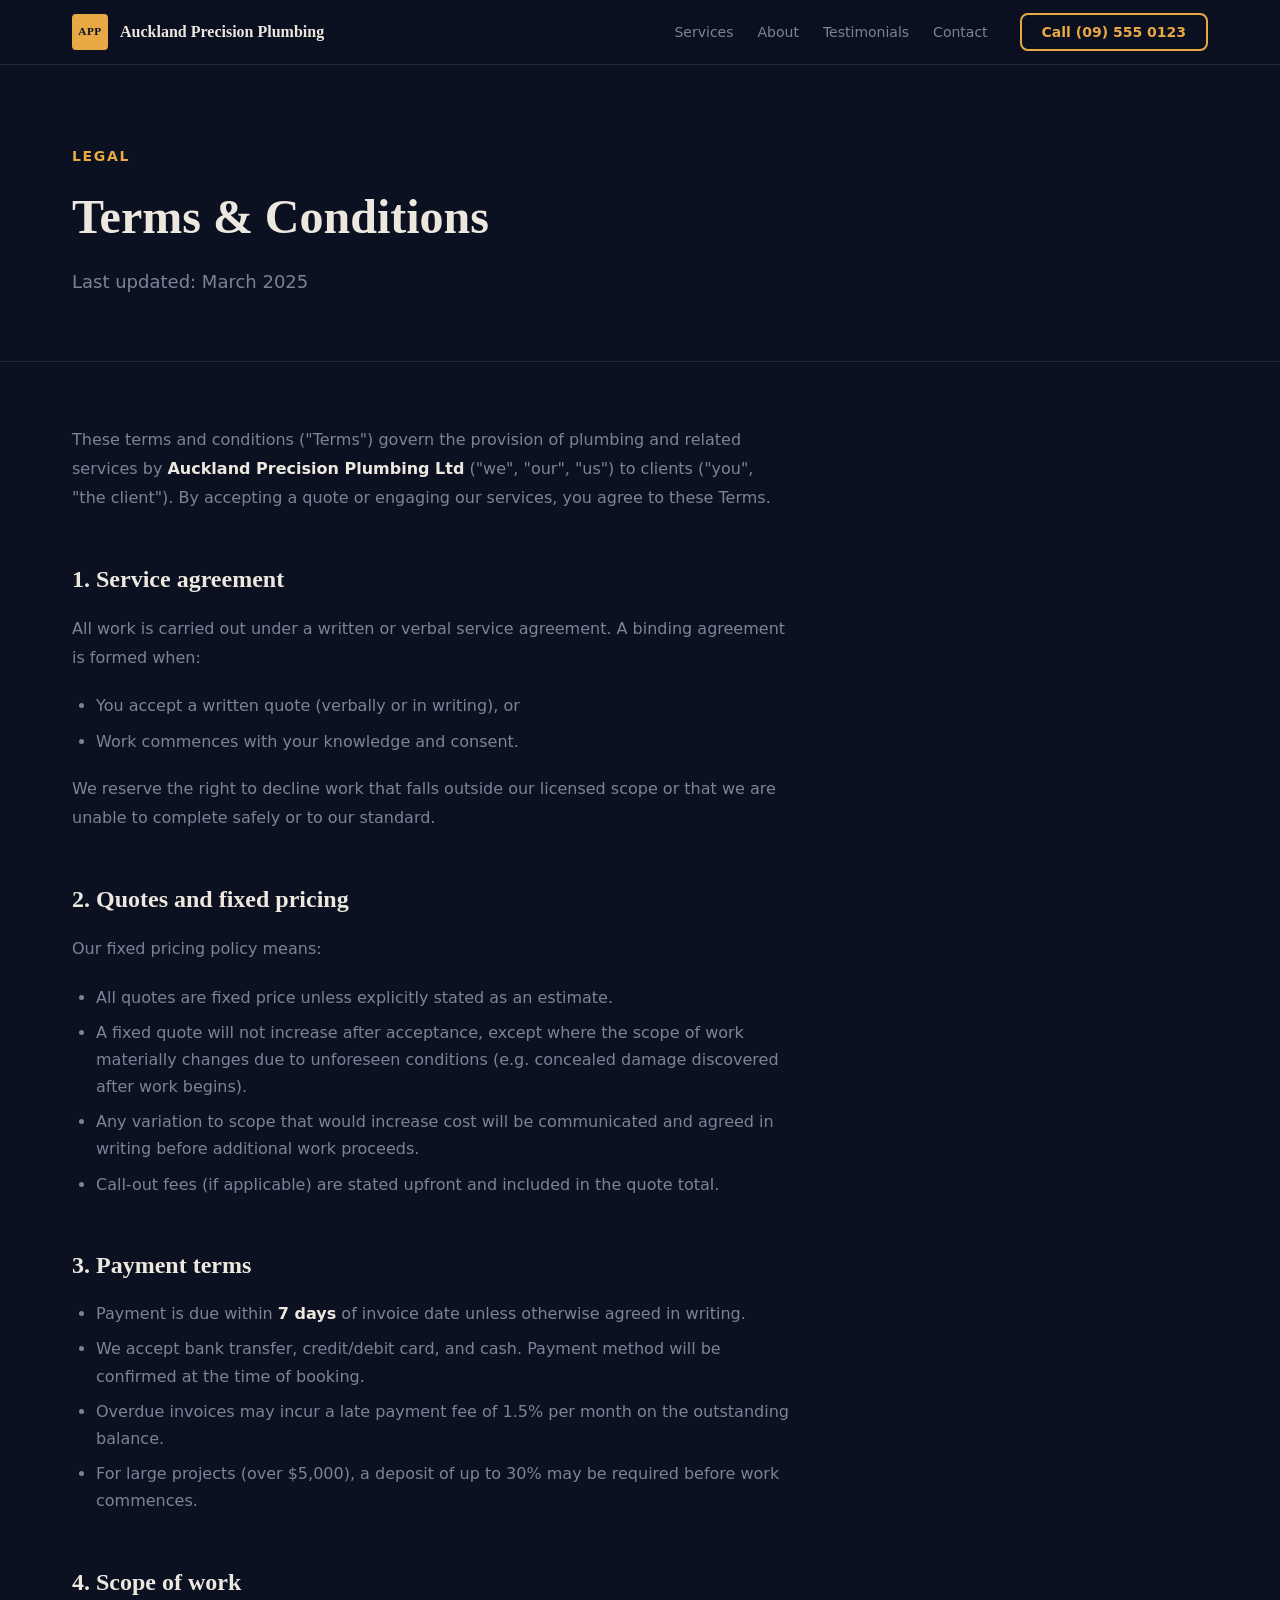
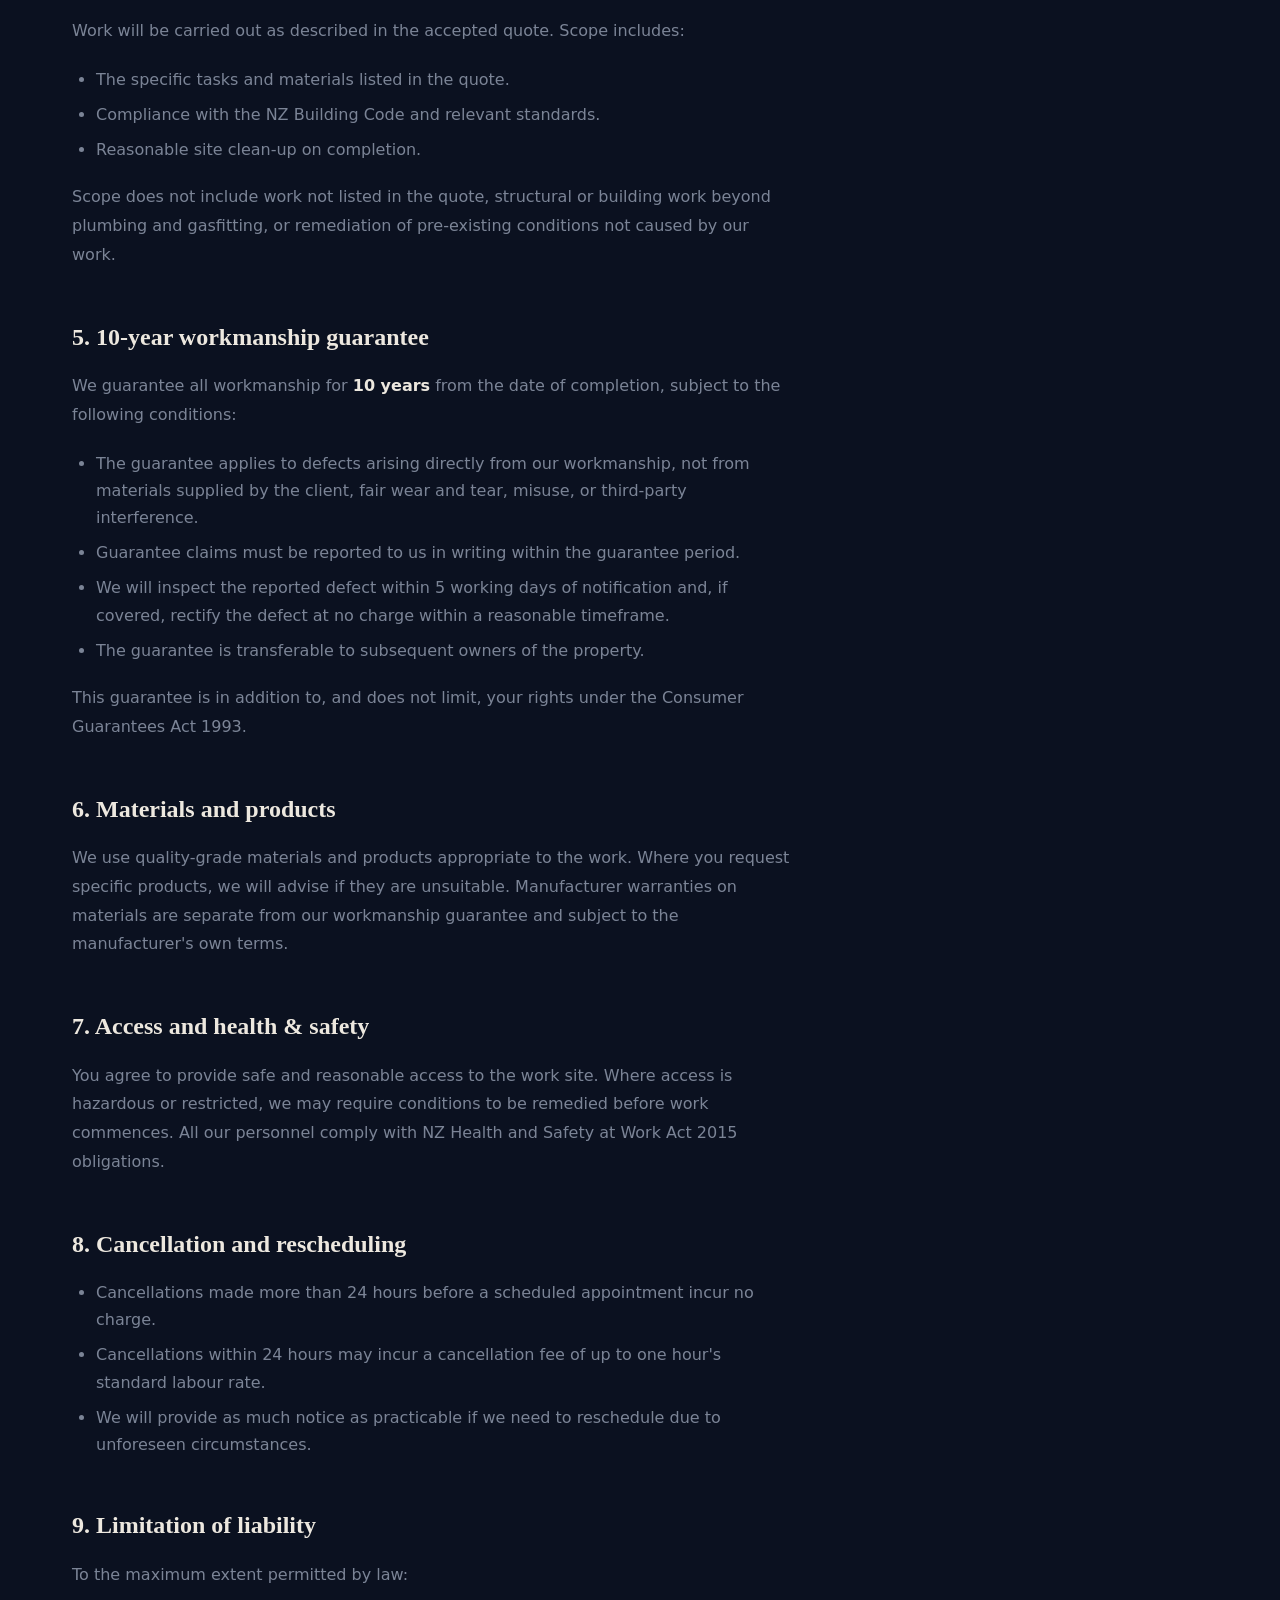
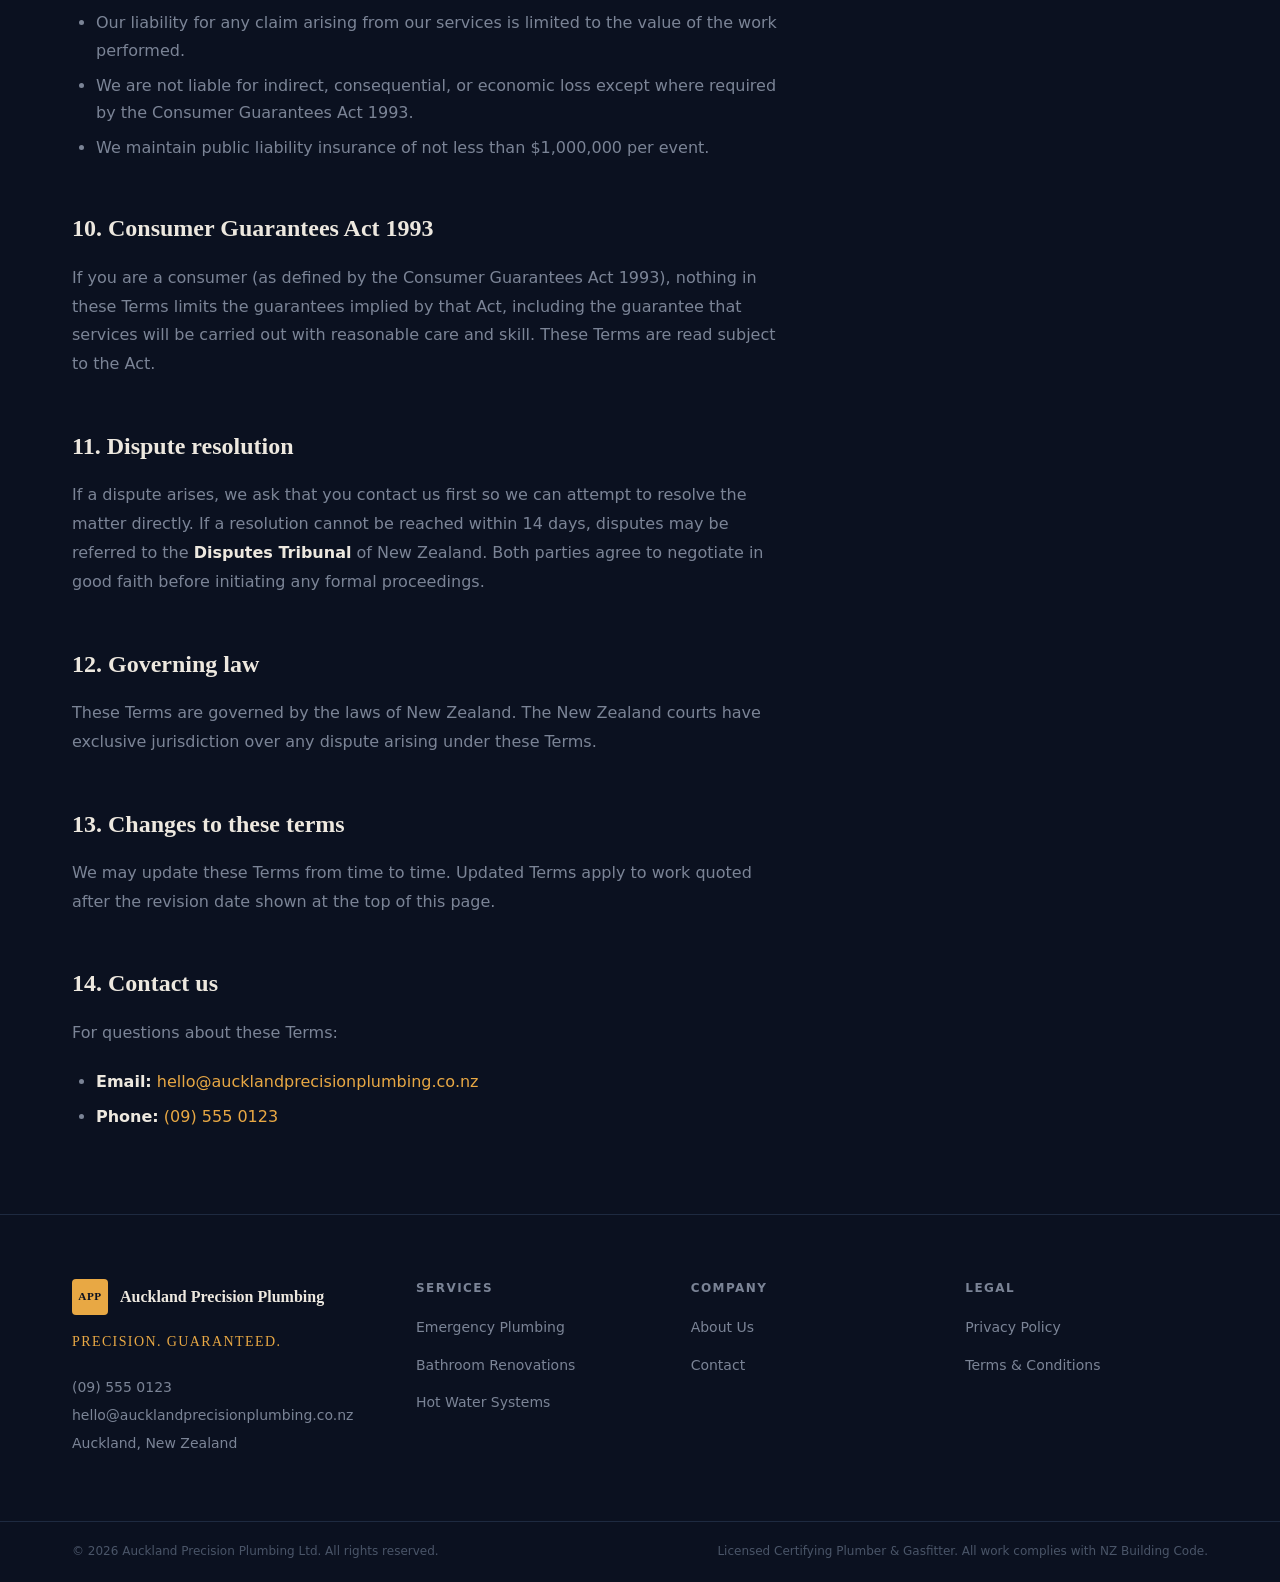
<file: terms.html>
<!DOCTYPE html>
<html lang="en">
<head>
  <meta charset="UTF-8">
  <meta name="viewport" content="width=device-width, initial-scale=1.0">
  <title>Terms &amp; Conditions — Auckland Precision Plumbing</title>
  <meta name="description" content="Auckland Precision Plumbing terms and conditions. Service agreement, fixed pricing policy, 10-year workmanship guarantee, and your rights under NZ consumer law.">
  <link rel="canonical" href="#">
  <meta name="robots" content="noindex, follow">
  <link rel="icon" type="image/svg+xml" href="assets/icons/favicon.svg">
  <link rel="preconnect" href="https://fonts.googleapis.com">
  <link rel="preconnect" href="https://fonts.gstatic.com" crossorigin>
  <link href="https://fonts.googleapis.com/css2?family=Playfair+Display:wght@400;600;700&family=Inter:wght@400;500;600&display=swap" rel="stylesheet">
  <link rel="stylesheet" href="styles/main.css">
  <script async src="https://www.googletagmanager.com/gtag/js?id=G-XXXXXXXXXX"></script>
  <script>
    window.dataLayer = window.dataLayer || [];
    function gtag(){dataLayer.push(arguments);}
    gtag('js', new Date());
    gtag('config', 'G-XXXXXXXXXX');
  </script>
</head>
<body>

  <header class="site-header" role="banner">
    <div class="container header__inner">
      <a href="/auckland-precision-plumbing/" class="header__logo" aria-label="Auckland Precision Plumbing — Home">
        <span class="logo__mark" aria-hidden="true">APP</span>
        <span class="logo__text">Auckland Precision Plumbing</span>
      </a>
      <button class="nav__toggle" aria-label="Open navigation menu" aria-expanded="false" aria-controls="primary-nav">
        <span class="nav__toggle-bar"></span>
        <span class="nav__toggle-bar"></span>
        <span class="nav__toggle-bar"></span>
      </button>
      <nav id="primary-nav" class="nav" aria-label="Primary navigation">
        <ul class="nav__list" role="list">
          <li><a href="/auckland-precision-plumbing/#services" class="nav__link">Services</a></li>
          <li><a href="/auckland-precision-plumbing/#about" class="nav__link">About</a></li>
          <li><a href="/auckland-precision-plumbing/#social-proof" class="nav__link">Testimonials</a></li>
          <li><a href="/auckland-precision-plumbing/#cta" class="nav__link">Contact</a></li>
        </ul>
        <a href="tel:+6495550123" class="btn btn--outline nav__cta">Call (09) 555 0123</a>
      </nav>
    </div>
  </header>

  <main id="main-content">
    <section class="page-hero">
      <div class="container">
        <p class="section-eyebrow">Legal</p>
        <h1 class="page-hero__title">Terms &amp; Conditions</h1>
        <p class="page-hero__subtitle">Last updated: March 2025</p>
      </div>
    </section>

    <section class="page-content">
      <div class="container">
        <div class="prose">

          <p>These terms and conditions ("Terms") govern the provision of plumbing and related services by <strong>Auckland Precision Plumbing Ltd</strong> ("we", "our", "us") to clients ("you", "the client"). By accepting a quote or engaging our services, you agree to these Terms.</p>

          <h2>1. Service agreement</h2>
          <p>All work is carried out under a written or verbal service agreement. A binding agreement is formed when:</p>
          <ul>
            <li>You accept a written quote (verbally or in writing), or</li>
            <li>Work commences with your knowledge and consent.</li>
          </ul>
          <p>We reserve the right to decline work that falls outside our licensed scope or that we are unable to complete safely or to our standard.</p>

          <h2>2. Quotes and fixed pricing</h2>
          <p>Our fixed pricing policy means:</p>
          <ul>
            <li>All quotes are fixed price unless explicitly stated as an estimate.</li>
            <li>A fixed quote will not increase after acceptance, except where the scope of work materially changes due to unforeseen conditions (e.g. concealed damage discovered after work begins).</li>
            <li>Any variation to scope that would increase cost will be communicated and agreed in writing before additional work proceeds.</li>
            <li>Call-out fees (if applicable) are stated upfront and included in the quote total.</li>
          </ul>

          <h2>3. Payment terms</h2>
          <ul>
            <li>Payment is due within <strong>7 days</strong> of invoice date unless otherwise agreed in writing.</li>
            <li>We accept bank transfer, credit/debit card, and cash. Payment method will be confirmed at the time of booking.</li>
            <li>Overdue invoices may incur a late payment fee of 1.5% per month on the outstanding balance.</li>
            <li>For large projects (over $5,000), a deposit of up to 30% may be required before work commences.</li>
          </ul>

          <h2>4. Scope of work</h2>
          <p>Work will be carried out as described in the accepted quote. Scope includes:</p>
          <ul>
            <li>The specific tasks and materials listed in the quote.</li>
            <li>Compliance with the NZ Building Code and relevant standards.</li>
            <li>Reasonable site clean-up on completion.</li>
          </ul>
          <p>Scope does not include work not listed in the quote, structural or building work beyond plumbing and gasfitting, or remediation of pre-existing conditions not caused by our work.</p>

          <h2>5. 10-year workmanship guarantee</h2>
          <p>We guarantee all workmanship for <strong>10 years</strong> from the date of completion, subject to the following conditions:</p>
          <ul>
            <li>The guarantee applies to defects arising directly from our workmanship, not from materials supplied by the client, fair wear and tear, misuse, or third-party interference.</li>
            <li>Guarantee claims must be reported to us in writing within the guarantee period.</li>
            <li>We will inspect the reported defect within 5 working days of notification and, if covered, rectify the defect at no charge within a reasonable timeframe.</li>
            <li>The guarantee is transferable to subsequent owners of the property.</li>
          </ul>
          <p>This guarantee is in addition to, and does not limit, your rights under the Consumer Guarantees Act 1993.</p>

          <h2>6. Materials and products</h2>
          <p>We use quality-grade materials and products appropriate to the work. Where you request specific products, we will advise if they are unsuitable. Manufacturer warranties on materials are separate from our workmanship guarantee and subject to the manufacturer's own terms.</p>

          <h2>7. Access and health &amp; safety</h2>
          <p>You agree to provide safe and reasonable access to the work site. Where access is hazardous or restricted, we may require conditions to be remedied before work commences. All our personnel comply with NZ Health and Safety at Work Act 2015 obligations.</p>

          <h2>8. Cancellation and rescheduling</h2>
          <ul>
            <li>Cancellations made more than 24 hours before a scheduled appointment incur no charge.</li>
            <li>Cancellations within 24 hours may incur a cancellation fee of up to one hour's standard labour rate.</li>
            <li>We will provide as much notice as practicable if we need to reschedule due to unforeseen circumstances.</li>
          </ul>

          <h2>9. Limitation of liability</h2>
          <p>To the maximum extent permitted by law:</p>
          <ul>
            <li>Our liability for any claim arising from our services is limited to the value of the work performed.</li>
            <li>We are not liable for indirect, consequential, or economic loss except where required by the Consumer Guarantees Act 1993.</li>
            <li>We maintain public liability insurance of not less than $1,000,000 per event.</li>
          </ul>

          <h2>10. Consumer Guarantees Act 1993</h2>
          <p>If you are a consumer (as defined by the Consumer Guarantees Act 1993), nothing in these Terms limits the guarantees implied by that Act, including the guarantee that services will be carried out with reasonable care and skill. These Terms are read subject to the Act.</p>

          <h2>11. Dispute resolution</h2>
          <p>If a dispute arises, we ask that you contact us first so we can attempt to resolve the matter directly. If a resolution cannot be reached within 14 days, disputes may be referred to the <strong>Disputes Tribunal</strong> of New Zealand. Both parties agree to negotiate in good faith before initiating any formal proceedings.</p>

          <h2>12. Governing law</h2>
          <p>These Terms are governed by the laws of New Zealand. The New Zealand courts have exclusive jurisdiction over any dispute arising under these Terms.</p>

          <h2>13. Changes to these terms</h2>
          <p>We may update these Terms from time to time. Updated Terms apply to work quoted after the revision date shown at the top of this page.</p>

          <h2>14. Contact us</h2>
          <p>For questions about these Terms:</p>
          <ul>
            <li><strong>Email:</strong> <a href="mailto:hello@aucklandprecisionplumbing.co.nz">hello@aucklandprecisionplumbing.co.nz</a></li>
            <li><strong>Phone:</strong> <a href="tel:+6495550123">(09) 555 0123</a></li>
          </ul>

        </div>
      </div>
    </section>
  </main>

  <footer id="footer" class="site-footer" role="contentinfo">
    <div class="container footer__inner">
      <div class="footer__brand">
        <a href="/auckland-precision-plumbing/" class="footer__logo" aria-label="Auckland Precision Plumbing — Home">
          <span class="logo__mark" aria-hidden="true">APP</span>
          <span class="logo__text">Auckland Precision Plumbing</span>
        </a>
        <p class="footer__tagline">Precision. Guaranteed.</p>
        <address class="footer__contact">
          <a href="tel:+6495550123" class="footer__phone">(09) 555 0123</a><br>
          <a href="mailto:hello@aucklandprecisionplumbing.co.nz" class="footer__email">hello@aucklandprecisionplumbing.co.nz</a><br>
          Auckland, New Zealand
        </address>
      </div>
      <nav class="footer__nav" aria-label="Footer navigation">
        <div class="footer__nav-group">
          <h3 class="footer__nav-heading">Services</h3>
          <ul class="footer__nav-list" role="list">
            <li><a href="/auckland-precision-plumbing/#services" class="footer__nav-link">Emergency Plumbing</a></li>
            <li><a href="/auckland-precision-plumbing/#services" class="footer__nav-link">Bathroom Renovations</a></li>
            <li><a href="/auckland-precision-plumbing/#services" class="footer__nav-link">Hot Water Systems</a></li>
          </ul>
        </div>
        <div class="footer__nav-group">
          <h3 class="footer__nav-heading">Company</h3>
          <ul class="footer__nav-list" role="list">
            <li><a href="/auckland-precision-plumbing/#about" class="footer__nav-link">About Us</a></li>
            <li><a href="/auckland-precision-plumbing/#cta" class="footer__nav-link">Contact</a></li>
          </ul>
        </div>
        <div class="footer__nav-group">
          <h3 class="footer__nav-heading">Legal</h3>
          <ul class="footer__nav-list" role="list">
            <li><a href="privacy.html" class="footer__nav-link">Privacy Policy</a></li>
            <li><a href="terms.html" class="footer__nav-link">Terms &amp; Conditions</a></li>
          </ul>
        </div>
      </nav>
    </div>
    <div class="footer__bottom">
      <div class="container footer__bottom-inner">
        <p class="footer__copyright">&copy; <span id="footer-year">2025</span> Auckland Precision Plumbing Ltd. All rights reserved.</p>
        <p class="footer__legal-note">Licensed Certifying Plumber &amp; Gasfitter. All work complies with NZ Building Code.</p>
      </div>
    </div>
  </footer>

  <script src="js/main.js" defer></script>
</body>
</html>
</file>
<file: styles/main.css>
/* ================================================================
   Auckland Precision Plumbing — main.css
   Design system: Dark slate / Warm amber / Playfair + Inter
================================================================ */

/* ----------------------------------------------------------------
   1. Design tokens
---------------------------------------------------------------- */
:root {
  /* Colours */
  --color-bg:           #0B1120;
  --color-bg-alt:       #111828;
  --color-bg-card:      #141E30;
  --color-bg-card-hover:#182438;
  --color-accent:       #E8A844;
  --color-accent-hover: #D4952F;
  --color-accent-dim:   rgba(232, 168, 68, 0.12);
  --color-text:         #EDE8DF;
  --color-text-muted:   #7B8496;
  --color-text-subtle:  #4A5568;
  --color-border:       #1E2A40;
  --color-border-light: #243248;
  --color-error:        #E85F5F;
  --color-success:      #4CAF7D;
  --color-white:        #FFFFFF;

  /* Typography */
  --font-display: 'Cormorant Garamond', Georgia, 'Times New Roman', serif;
  --font-body:    'DM Sans', system-ui, -apple-system, BlinkMacSystemFont, 'Segoe UI', sans-serif;

  /* Font sizes */
  --text-xs:   0.75rem;
  --text-sm:   0.875rem;
  --text-base: 1rem;
  --text-lg:   1.125rem;
  --text-xl:   1.25rem;
  --text-2xl:  1.5rem;
  --text-3xl:  1.875rem;
  --text-4xl:  2.25rem;
  --text-5xl:  3rem;
  --text-6xl:  3.75rem;

  /* Spacing */
  --space-1:  0.25rem;
  --space-2:  0.5rem;
  --space-3:  0.75rem;
  --space-4:  1rem;
  --space-5:  1.25rem;
  --space-6:  1.5rem;
  --space-8:  2rem;
  --space-10: 2.5rem;
  --space-12: 3rem;
  --space-16: 4rem;
  --space-20: 5rem;
  --space-24: 6rem;
  --space-32: 8rem;

  /* Layout */
  --max-width:      1200px;
  --max-width-text: 720px;
  --gutter:         clamp(1rem, 4vw, 2rem);

  /* Effects */
  --radius-sm:  4px;
  --radius-md:  8px;
  --radius-lg:  12px;
  --radius-xl:  20px;
  --shadow-sm:  0 1px 3px rgba(0, 0, 0, 0.4);
  --shadow-md:  0 4px 16px rgba(0, 0, 0, 0.4);
  --shadow-lg:  0 16px 48px rgba(0, 0, 0, 0.5);
  --transition: 0.25s ease;
}

/* ----------------------------------------------------------------
   2. Reset & base
---------------------------------------------------------------- */
*,
*::before,
*::after {
  box-sizing: border-box;
  margin: 0;
  padding: 0;
}

html {
  scroll-behavior: smooth;
  -webkit-text-size-adjust: 100%;
}

@media (prefers-reduced-motion: reduce) {
  html { scroll-behavior: auto; }
  *,
  *::before,
  *::after {
    animation-duration: 0.01ms !important;
    animation-iteration-count: 1 !important;
    transition-duration: 0.01ms !important;
    scroll-behavior: auto !important;
  }
}

body {
  font-family: var(--font-body);
  font-size: var(--text-base);
  line-height: 1.6;
  color: var(--color-text);
  background-color: var(--color-bg);
  -webkit-font-smoothing: antialiased;
  -moz-osx-font-smoothing: grayscale;
}

img {
  display: block;
  max-width: 100%;
  height: auto;
}

a {
  color: var(--color-accent);
  text-decoration: none;
  transition: color var(--transition);
}

a:hover { color: var(--color-accent-hover); }

a:focus-visible {
  outline: 2px solid var(--color-accent);
  outline-offset: 3px;
  border-radius: 2px;
}

ul, ol { list-style: none; }
address { font-style: normal; }

/* ----------------------------------------------------------------
   3. Utilities
---------------------------------------------------------------- */
.sr-only {
  position: absolute;
  width: 1px;
  height: 1px;
  padding: 0;
  margin: -1px;
  overflow: hidden;
  clip: rect(0, 0, 0, 0);
  white-space: nowrap;
  border: 0;
}

.container {
  width: 100%;
  max-width: var(--max-width);
  margin-inline: auto;
  padding-inline: var(--gutter);
}

/* ----------------------------------------------------------------
   4. Typography
---------------------------------------------------------------- */
.section-eyebrow {
  display: block;
  font-family: var(--font-body);
  font-size: var(--text-sm);
  font-weight: 600;
  letter-spacing: 0.12em;
  text-transform: uppercase;
  color: var(--color-accent);
  margin-bottom: var(--space-3);
}

.section-heading {
  font-family: var(--font-display);
  font-size: clamp(var(--text-2xl), 3.5vw, var(--text-4xl));
  font-weight: 600;
  line-height: 1.2;
  color: var(--color-text);
}

.section-header {
  text-align: center;
  margin-bottom: var(--space-12);
}

/* ----------------------------------------------------------------
   5. Buttons
---------------------------------------------------------------- */
.btn {
  display: inline-flex;
  align-items: center;
  gap: var(--space-2);
  font-family: var(--font-body);
  font-size: var(--text-base);
  font-weight: 600;
  line-height: 1;
  padding: 0.875rem 1.75rem;
  border-radius: var(--radius-md);
  border: 2px solid transparent;
  cursor: pointer;
  text-decoration: none;
  transition: background-color var(--transition), color var(--transition),
              border-color var(--transition), box-shadow var(--transition);
  white-space: nowrap;
}

.btn:focus-visible {
  outline: 2px solid var(--color-accent);
  outline-offset: 3px;
}

.btn--primary {
  background-color: var(--color-accent);
  color: #0B1120;
  border-color: var(--color-accent);
}

.btn--primary:hover {
  background-color: var(--color-accent-hover);
  border-color: var(--color-accent-hover);
  color: #0B1120;
  box-shadow: 0 4px 20px rgba(232, 168, 68, 0.3);
}

.btn--ghost {
  background-color: transparent;
  color: var(--color-text);
  border-color: var(--color-border-light);
}

.btn--ghost:hover {
  border-color: var(--color-accent);
  color: var(--color-accent);
}

.btn--outline {
  background-color: transparent;
  color: var(--color-accent);
  border-color: var(--color-accent);
}

.btn--outline:hover {
  background-color: var(--color-accent);
  color: #0B1120;
}

.btn__icon { flex-shrink: 0; }

/* ----------------------------------------------------------------
   6. Scroll fade-in animation
---------------------------------------------------------------- */
/* JS adds .js to <html> — without JS, content stays visible (progressive enhancement) */
.js .fade-in {
  opacity: 0;
  transform: translateY(28px);
  transition: opacity 0.6s ease, transform 0.6s ease;
}

.js .fade-in.is-visible {
  opacity: 1;
  transform: translateY(0);
}

/* ----------------------------------------------------------------
   7. Header / Navigation
---------------------------------------------------------------- */
.site-header {
  position: sticky;
  top: 0;
  z-index: 100;
  background-color: rgba(11, 17, 32, 0.92);
  backdrop-filter: blur(12px);
  -webkit-backdrop-filter: blur(12px);
  border-bottom: 1px solid var(--color-border);
}

.header__inner {
  display: flex;
  align-items: center;
  justify-content: space-between;
  height: 4rem;
}

.header__logo,
.footer__logo {
  display: flex;
  align-items: center;
  gap: var(--space-3);
  text-decoration: none;
  color: var(--color-text);
}

.header__logo:hover,
.footer__logo:hover { color: var(--color-text); }

.logo__mark {
  display: flex;
  align-items: center;
  justify-content: center;
  width: 2.25rem;
  height: 2.25rem;
  background-color: var(--color-accent);
  color: #0B1120;
  font-family: var(--font-display);
  font-size: 0.7rem;
  font-weight: 700;
  letter-spacing: 0.05em;
  border-radius: var(--radius-sm);
  flex-shrink: 0;
}

.logo__text {
  font-family: var(--font-display);
  font-size: var(--text-base);
  font-weight: 600;
  line-height: 1.2;
}

@media (max-width: 600px) {
  .logo__text { display: none; }
}

.nav {
  display: flex;
  align-items: center;
  gap: var(--space-8);
}

.nav__list {
  display: flex;
  align-items: center;
  gap: var(--space-6);
}

.nav__link {
  font-size: var(--text-sm);
  font-weight: 500;
  color: var(--color-text-muted);
  text-decoration: none;
  transition: color var(--transition);
}

.nav__link:hover { color: var(--color-text); }

.nav__cta {
  font-size: var(--text-sm);
  padding: 0.6rem 1.25rem;
}

.nav__toggle {
  display: none;
  flex-direction: column;
  justify-content: center;
  gap: 5px;
  width: 2rem;
  height: 2rem;
  background: none;
  border: none;
  cursor: pointer;
  padding: 2px;
}

.nav__toggle-bar {
  display: block;
  width: 100%;
  height: 2px;
  background-color: var(--color-text);
  border-radius: 2px;
  transition: transform var(--transition), opacity var(--transition);
}

.nav__toggle[aria-expanded="true"] .nav__toggle-bar:nth-child(1) {
  transform: translateY(7px) rotate(45deg);
}
.nav__toggle[aria-expanded="true"] .nav__toggle-bar:nth-child(2) {
  opacity: 0;
}
.nav__toggle[aria-expanded="true"] .nav__toggle-bar:nth-child(3) {
  transform: translateY(-7px) rotate(-45deg);
}

@media (max-width: 768px) {
  .nav__toggle { display: flex; }

  .nav {
    position: absolute;
    top: 100%;
    left: 0;
    right: 0;
    flex-direction: column;
    align-items: stretch;
    gap: 0;
    background-color: var(--color-bg-alt);
    border-bottom: 1px solid var(--color-border);
    padding: var(--space-4) var(--gutter);
    display: none;
  }

  .nav.is-open { display: flex; }

  .nav__list {
    flex-direction: column;
    align-items: flex-start;
    gap: 0;
  }

  .nav__list li {
    width: 100%;
    border-bottom: 1px solid var(--color-border);
  }

  .nav__link {
    display: block;
    padding: var(--space-4) 0;
    font-size: var(--text-base);
    color: var(--color-text);
  }

  .nav__cta {
    margin-top: var(--space-4);
    text-align: center;
  }
}

/* ----------------------------------------------------------------
   8. Hero
---------------------------------------------------------------- */
.hero {
  position: relative;
  min-height: 90vh;
  display: flex;
  align-items: center;
  overflow: hidden;
}

.hero__bg {
  position: absolute;
  inset: 0;
  background:
    radial-gradient(ellipse 70% 80% at 75% 35%, rgba(232, 168, 68, 0.13) 0%, transparent 55%),
    radial-gradient(ellipse 50% 60% at 15% 70%, rgba(30, 80, 160, 0.09) 0%, transparent 55%),
    radial-gradient(ellipse 100% 50% at 50% 100%, rgba(20, 30, 60, 0.8) 0%, transparent 80%),
    var(--color-bg);
  z-index: 0;
}

.hero__bg::before {
  content: '';
  position: absolute;
  inset: 0;
  background-image:
    linear-gradient(rgba(232, 168, 68, 0.055) 1px, transparent 1px),
    linear-gradient(90deg, rgba(232, 168, 68, 0.055) 1px, transparent 1px);
  background-size: 64px 64px;
  mask-image: radial-gradient(ellipse 70% 80% at 70% 40%, rgba(0,0,0,0.9) 0%, rgba(0,0,0,0.15) 60%, transparent 90%);
}

.hero__bg::after {
  content: '';
  position: absolute;
  bottom: 0;
  left: 0;
  right: 0;
  height: 200px;
  background: linear-gradient(to bottom, transparent, var(--color-bg));
  z-index: 1;
}

.hero__content {
  position: relative;
  z-index: 2;
  padding-block: clamp(var(--space-16), 10vh, var(--space-32));
  max-width: 760px;
}

.hero__eyebrow {
  display: block;
  font-size: var(--text-sm);
  font-weight: 600;
  letter-spacing: 0.12em;
  text-transform: uppercase;
  color: var(--color-accent);
  margin-bottom: var(--space-4);
}

.hero__heading {
  font-family: var(--font-display);
  font-size: clamp(var(--text-4xl), 6vw, var(--text-6xl));
  font-weight: 700;
  line-height: 1.1;
  color: var(--color-white);
  margin-bottom: var(--space-6);
}

.hero__heading em {
  font-style: italic;
  color: var(--color-accent);
}

.hero__subhead {
  font-size: clamp(var(--text-base), 2vw, var(--text-xl));
  color: var(--color-text-muted);
  max-width: 560px;
  margin-bottom: var(--space-10);
  line-height: 1.7;
}

.hero__actions {
  display: flex;
  flex-wrap: wrap;
  gap: var(--space-4);
  margin-bottom: var(--space-12);
}

.hero__badges {
  display: flex;
  flex-wrap: wrap;
  gap: var(--space-4);
}

.hero__badge {
  display: flex;
  align-items: center;
  gap: var(--space-2);
  font-size: var(--text-sm);
  font-weight: 500;
  color: var(--color-text-muted);
  padding: var(--space-2) var(--space-4);
  border: 1px solid var(--color-border);
  border-radius: var(--radius-xl);
  background-color: rgba(255,255,255,0.03);
}

.hero__badge svg {
  color: var(--color-accent);
  flex-shrink: 0;
}

/* Hero decorative illustration */
.hero__deco {
  position: absolute;
  right: -4%;
  top: 50%;
  transform: translateY(-50%);
  width: 44vw;
  max-width: 580px;
  pointer-events: none;
  z-index: 1;
  opacity: 0.85;
}

.hero__deco svg {
  width: 100%;
  height: auto;
  display: block;
}

@media (max-width: 1024px) {
  .hero__deco {
    right: -15%;
    width: 55vw;
    opacity: 0.4;
  }
}

@media (max-width: 768px) {
  .hero__deco {
    display: none;
  }
}

/* ----------------------------------------------------------------
   9. Trust Bar
---------------------------------------------------------------- */
.trust-bar {
  background-color: var(--color-bg-alt);
  border-top: 1px solid var(--color-border);
  border-bottom: 1px solid var(--color-border);
  padding-block: var(--space-16);
}

.trust-bar__grid {
  display: grid;
  grid-template-columns: repeat(3, 1fr);
  gap: var(--space-8);
}

@media (max-width: 768px) {
  .trust-bar__grid { grid-template-columns: 1fr; }
}

.trust-item {
  display: flex;
  align-items: flex-start;
  gap: var(--space-5);
}

.trust-item__icon {
  flex-shrink: 0;
  width: 3rem;
  height: 3rem;
  display: flex;
  align-items: center;
  justify-content: center;
  background-color: var(--color-accent-dim);
  border-radius: var(--radius-md);
  color: var(--color-accent);
}

.trust-item__title {
  font-family: var(--font-display);
  font-size: var(--text-lg);
  font-weight: 600;
  color: var(--color-text);
  margin-bottom: var(--space-2);
}

.trust-item__text {
  font-size: var(--text-sm);
  color: var(--color-text-muted);
  line-height: 1.7;
}

/* ----------------------------------------------------------------
   10. Services
---------------------------------------------------------------- */
.services {
  padding-block: var(--space-24);
}

.services__grid {
  display: grid;
  grid-template-columns: repeat(3, 1fr);
  gap: var(--space-6);
  align-items: start;
}

@media (max-width: 1024px) {
  .services__grid { grid-template-columns: 1fr 1fr; }
}

@media (max-width: 640px) {
  .services__grid { grid-template-columns: 1fr; }
}

.service-card {
  position: relative;
  background-color: var(--color-bg-card);
  border: 1px solid var(--color-border);
  border-radius: var(--radius-lg);
  padding: var(--space-8);
  transition: border-color var(--transition), background-color var(--transition),
              box-shadow var(--transition);
}

.service-card:hover {
  border-color: var(--color-border-light);
  background-color: var(--color-bg-card-hover);
  box-shadow: var(--shadow-md);
}

.service-card--featured {
  border-color: var(--color-accent);
  box-shadow: 0 0 0 1px var(--color-accent), var(--shadow-md);
}

.service-card--featured:hover {
  box-shadow: 0 0 0 1px var(--color-accent-hover), 0 8px 32px rgba(232, 168, 68, 0.15);
}

.service-card__badge {
  display: inline-block;
  font-size: var(--text-xs);
  font-weight: 600;
  letter-spacing: 0.08em;
  text-transform: uppercase;
  color: #0B1120;
  background-color: var(--color-accent);
  padding: 0.25rem 0.75rem;
  border-radius: var(--radius-xl);
  margin-bottom: var(--space-4);
}

.service-card__icon {
  width: 3.5rem;
  height: 3.5rem;
  display: flex;
  align-items: center;
  justify-content: center;
  background-color: var(--color-accent-dim);
  border-radius: var(--radius-md);
  color: var(--color-accent);
  margin-bottom: var(--space-5);
}

/* Service card visual header illustration */
.service-card__visual {
  margin: calc(-1 * var(--space-8));
  margin-bottom: var(--space-6);
  height: 148px;
  border-radius: var(--radius-lg) var(--radius-lg) 0 0;
  overflow: hidden;
  position: relative;
  background: linear-gradient(135deg, var(--color-bg) 0%, #0e1930 100%);
  display: flex;
  align-items: center;
  justify-content: center;
}

.service-card__visual svg {
  width: 100%;
  height: 100%;
}

.service-card--featured .service-card__visual {
  background: linear-gradient(135deg, #0e1930 0%, rgba(232, 168, 68, 0.08) 100%);
}

.service-card__title {
  font-family: var(--font-display);
  font-size: var(--text-xl);
  font-weight: 600;
  color: var(--color-text);
  margin-bottom: var(--space-3);
}

.service-card__text {
  font-size: var(--text-sm);
  color: var(--color-text-muted);
  line-height: 1.7;
  margin-bottom: var(--space-5);
}

.service-card__list {
  margin-bottom: var(--space-6);
}

.service-card__list li {
  position: relative;
  font-size: var(--text-sm);
  color: var(--color-text-muted);
  padding-left: var(--space-5);
  margin-bottom: var(--space-2);
  line-height: 1.5;
}

.service-card__list li::before {
  content: '';
  position: absolute;
  left: 0;
  top: 0.5em;
  width: 6px;
  height: 6px;
  background-color: var(--color-accent);
  border-radius: 50%;
}

.service-card__link {
  display: inline-flex;
  font-size: var(--text-sm);
  font-weight: 600;
  color: var(--color-accent);
}

.service-card__link:hover { color: var(--color-accent-hover); }

/* ----------------------------------------------------------------
   11. About / Why Us
---------------------------------------------------------------- */
.about {
  padding-block: var(--space-24);
  background-color: var(--color-bg-alt);
  border-top: 1px solid var(--color-border);
  border-bottom: 1px solid var(--color-border);
}

.about__inner {
  display: grid;
  grid-template-columns: 1fr 380px;
  gap: var(--space-16);
  align-items: start;
}

@media (max-width: 1024px) {
  .about__inner { grid-template-columns: 1fr; }
}

.about__lead {
  font-size: var(--text-lg);
  color: var(--color-text-muted);
  line-height: 1.8;
  margin-bottom: var(--space-10);
}

.about__features {
  display: grid;
  grid-template-columns: 1fr;
  gap: var(--space-8);
}

.about__feature {
  border-top: 1px solid var(--color-border);
  padding-top: var(--space-6);
}

.about__feature-title {
  display: flex;
  align-items: center;
  gap: var(--space-2);
  font-family: var(--font-body);
  font-size: var(--text-base);
  font-weight: 600;
  color: var(--color-text);
  margin-bottom: var(--space-3);
}

.about__feature-title svg {
  color: var(--color-accent);
  flex-shrink: 0;
}

.about__feature-text {
  font-size: var(--text-sm);
  color: var(--color-text-muted);
  line-height: 1.7;
}

.stat-panel {
  background-color: var(--color-bg-card);
  border: 1px solid var(--color-border);
  border-radius: var(--radius-lg);
  padding: var(--space-8);
  position: sticky;
  top: calc(4rem + var(--space-6));
}

.stat-panel__item {
  padding-block: var(--space-6);
  text-align: center;
}

.stat-panel__number {
  display: block;
  font-family: var(--font-display);
  font-size: var(--text-4xl);
  font-weight: 700;
  color: var(--color-accent);
  line-height: 1;
  margin-bottom: var(--space-2);
}

.stat-panel__label {
  display: block;
  font-size: var(--text-sm);
  color: var(--color-text-muted);
}

.stat-panel__divider {
  height: 1px;
  background-color: var(--color-border);
}

/* ----------------------------------------------------------------
   12. Social Proof
---------------------------------------------------------------- */
.social-proof {
  padding-block: var(--space-24);
}

/* Stagger delays for testimonial cards */
.testimonial--delay-1 { transition-delay: 0.12s; }
.testimonial--delay-2 { transition-delay: 0.24s; }
.testimonial--delay-3 { transition-delay: 0.36s; }

/* Google Reviews badge */
.reviews-badge {
  display: flex;
  align-items: center;
  gap: var(--space-4);
  margin-bottom: var(--space-12);
  padding: var(--space-4) var(--space-6);
  background-color: var(--color-bg-card);
  border: 1px solid var(--color-border-light);
  border-radius: var(--radius-lg);
  max-width: 320px;
}

.reviews-badge__stars {
  display: flex;
  gap: 2px;
  color: var(--color-accent);
  flex-shrink: 0;
}

.reviews-badge__body {
  display: flex;
  flex-direction: column;
  gap: 1px;
}

.reviews-badge__score {
  font-size: var(--text-2xl);
  font-weight: 700;
  color: var(--color-text);
  line-height: 1;
}

.reviews-badge__label {
  font-size: var(--text-sm);
  color: var(--color-text-muted);
  font-weight: 500;
}

.testimonials__grid {
  display: grid;
  grid-template-columns: 1fr 1fr;
  gap: var(--space-6);
  margin-bottom: var(--space-10);
}

@media (max-width: 768px) {
  .testimonials__grid { grid-template-columns: 1fr; }
}

.testimonial {
  background-color: var(--color-bg-card);
  border: 1px solid var(--color-border);
  border-radius: var(--radius-lg);
  padding: var(--space-8);
  display: flex;
  flex-direction: column;
}

.testimonial__stars {
  display: flex;
  gap: 3px;
  color: var(--color-accent);
  margin-bottom: var(--space-4);
}

.testimonial__quote {
  font-size: var(--text-base);
  color: var(--color-text-muted);
  line-height: 1.8;
  flex-grow: 1;
  margin-bottom: var(--space-6);
  font-style: italic;
}

.testimonial__quote::before {
  content: '\201C';
  font-family: var(--font-display);
  font-size: 3rem;
  line-height: 0.5;
  color: var(--color-accent);
  opacity: 0.4;
  display: block;
  margin-bottom: var(--space-3);
}

.testimonial__author {
  font-style: normal;
  display: flex;
  flex-direction: column;
  gap: var(--space-1);
}

.testimonial__author strong {
  font-size: var(--text-base);
  font-weight: 600;
  color: var(--color-text);
}

.testimonial__location {
  font-size: var(--text-sm);
  color: var(--color-text-muted);
}

.social-proof__trust-signal {
  display: flex;
  align-items: center;
  gap: var(--space-3);
  padding: var(--space-4) var(--space-6);
  background-color: var(--color-bg-alt);
  border: 1px solid var(--color-border);
  border-radius: var(--radius-lg);
  max-width: 640px;
  margin-inline: auto;
}

.social-proof__trust-signal svg {
  color: var(--color-accent);
  flex-shrink: 0;
}

.social-proof__trust-signal p {
  font-size: var(--text-sm);
  color: var(--color-text-muted);
}

/* ----------------------------------------------------------------
   13. Contact / CTA
---------------------------------------------------------------- */
.contact {
  padding-block: var(--space-24);
  background-color: var(--color-bg-alt);
  border-top: 1px solid var(--color-border);
}

.contact__inner {
  max-width: 780px;
}

.contact__header {
  margin-bottom: var(--space-12);
}

.contact__header .section-heading {
  margin-bottom: var(--space-4);
}

.contact__subhead {
  font-size: var(--text-lg);
  color: var(--color-text-muted);
  line-height: 1.7;
}

.contact__phone-cta {
  margin-top: var(--space-4);
  font-size: var(--text-base);
  color: var(--color-text-muted);
}

.contact__phone-link {
  color: var(--color-accent);
  font-weight: 600;
}

.contact-form {
  background-color: var(--color-bg-card);
  border: 1px solid var(--color-border);
  border-radius: var(--radius-lg);
  padding: var(--space-10);
}

@media (max-width: 640px) {
  .contact-form { padding: var(--space-6); }
}

.contact-form__honeypot {
  position: absolute;
  left: -9999px;
  opacity: 0;
  pointer-events: none;
}

.form-row {
  display: grid;
  grid-template-columns: 1fr 1fr;
  gap: var(--space-5);
}

@media (max-width: 640px) {
  .form-row { grid-template-columns: 1fr; }
}

.form-group {
  display: flex;
  flex-direction: column;
  gap: var(--space-2);
  margin-bottom: var(--space-5);
}

.form-label {
  font-size: var(--text-sm);
  font-weight: 600;
  color: var(--color-text);
}

.form-label__required {
  color: var(--color-accent);
  margin-left: 2px;
}

.form-input {
  width: 100%;
  background-color: var(--color-bg);
  color: var(--color-text);
  border: 1px solid var(--color-border-light);
  border-radius: var(--radius-md);
  padding: 0.75rem 1rem;
  font-family: var(--font-body);
  font-size: var(--text-base);
  line-height: 1.5;
  transition: border-color var(--transition), box-shadow var(--transition);
  appearance: none;
  -webkit-appearance: none;
}

.form-input::placeholder {
  color: var(--color-text-subtle);
}

.form-input:focus {
  outline: none;
  border-color: var(--color-accent);
  box-shadow: 0 0 0 3px rgba(232, 168, 68, 0.15);
}

.form-input.is-invalid {
  border-color: var(--color-error);
}

.form-select {
  background-image: url("data:image/svg+xml,%3Csvg xmlns='http://www.w3.org/2000/svg' width='12' height='8' viewBox='0 0 12 8'%3E%3Cpath d='M1 1l5 5 5-5' stroke='%237B8496' stroke-width='1.5' fill='none' stroke-linecap='round'/%3E%3C/svg%3E");
  background-repeat: no-repeat;
  background-position: right 1rem center;
  padding-right: 2.5rem;
  cursor: pointer;
}

.form-textarea {
  resize: vertical;
  min-height: 8rem;
}

.form-error {
  display: block;
  font-size: var(--text-xs);
  color: var(--color-error);
  min-height: 1em;
}

.form-hint {
  display: block;
  font-size: var(--text-xs);
  color: var(--color-text-muted);
  line-height: 1.5;
}

.contact-form__submit {
  width: 100%;
  justify-content: center;
  margin-bottom: var(--space-4);
  padding-block: 1rem;
  font-size: var(--text-lg);
}

.btn__loading { display: none; }

.contact-form.is-loading .btn__text { display: none; }
.contact-form.is-loading .btn__loading { display: inline; }

.contact-form__privacy {
  font-size: var(--text-xs);
  color: var(--color-text-muted);
  text-align: center;
}

.form-message {
  display: flex;
  align-items: center;
  gap: var(--space-3);
  padding: var(--space-4) var(--space-5);
  border-radius: var(--radius-md);
  font-size: var(--text-sm);
  margin-top: var(--space-5);
}

.form-message[hidden] { display: none; }

.form-message--success {
  background-color: rgba(76, 175, 125, 0.1);
  border: 1px solid var(--color-success);
  color: var(--color-success);
}

.form-message--error {
  background-color: rgba(232, 95, 95, 0.1);
  border: 1px solid var(--color-error);
  color: var(--color-error);
}

/* ----------------------------------------------------------------
   14. Footer
---------------------------------------------------------------- */
.site-footer {
  background-color: var(--color-bg);
  border-top: 1px solid var(--color-border);
}

.footer__inner {
  display: grid;
  grid-template-columns: 280px 1fr;
  gap: var(--space-16);
  padding-block: var(--space-16);
}

@media (max-width: 768px) {
  .footer__inner {
    grid-template-columns: 1fr;
    gap: var(--space-10);
  }
}

.footer__logo { margin-bottom: var(--space-4); }

.footer__tagline {
  font-family: var(--font-display);
  font-size: var(--text-sm);
  color: var(--color-accent);
  letter-spacing: 0.1em;
  text-transform: uppercase;
  margin-bottom: var(--space-5);
}

.footer__contact {
  font-size: var(--text-sm);
  color: var(--color-text-muted);
  line-height: 2;
}

.footer__phone,
.footer__email {
  color: var(--color-text-muted);
  transition: color var(--transition);
}

.footer__phone:hover,
.footer__email:hover { color: var(--color-accent); }

.footer__social {
  display: flex;
  gap: var(--space-4);
  margin-top: var(--space-5);
}

.footer__social-link {
  display: flex;
  align-items: center;
  justify-content: center;
  width: 36px;
  height: 36px;
  color: var(--color-text-muted);
  border: 1px solid var(--color-border);
  border-radius: var(--radius-sm);
  transition: color var(--transition), border-color var(--transition);
}

.footer__social-link:hover {
  color: var(--color-accent);
  border-color: var(--color-accent);
}

.footer__nav {
  display: grid;
  grid-template-columns: repeat(3, 1fr);
  gap: var(--space-8);
}

@media (max-width: 640px) {
  .footer__nav { grid-template-columns: 1fr 1fr; }
}

.footer__nav-heading {
  font-size: var(--text-xs);
  font-weight: 600;
  letter-spacing: 0.12em;
  text-transform: uppercase;
  color: var(--color-text-muted);
  margin-bottom: var(--space-4);
}

.footer__nav-list {
  display: flex;
  flex-direction: column;
  gap: var(--space-3);
}

.footer__nav-link {
  font-size: var(--text-sm);
  color: var(--color-text-muted);
  transition: color var(--transition);
}

.footer__nav-link:hover { color: var(--color-text); }

.footer__bottom {
  border-top: 1px solid var(--color-border);
}

.footer__bottom-inner {
  display: flex;
  flex-wrap: wrap;
  justify-content: space-between;
  gap: var(--space-3);
  padding-block: var(--space-5);
}

.footer__copyright,
.footer__legal-note {
  font-size: var(--text-xs);
  color: var(--color-text-subtle);
}

/* ----------------------------------------------------------------
   15. Supporting pages (privacy, terms, 404)
---------------------------------------------------------------- */
.page-hero {
  padding-block: var(--space-20) var(--space-16);
  border-bottom: 1px solid var(--color-border);
}

.page-hero__title {
  font-family: var(--font-display);
  font-size: clamp(var(--text-3xl), 4vw, var(--text-5xl));
  font-weight: 700;
  color: var(--color-text);
  margin-bottom: var(--space-3);
}

.page-hero__subtitle {
  font-size: var(--text-lg);
  color: var(--color-text-muted);
}

.page-content {
  padding-block: var(--space-16);
}

.prose {
  max-width: var(--max-width-text);
  color: var(--color-text-muted);
}

.prose h2 {
  font-family: var(--font-display);
  font-size: var(--text-2xl);
  font-weight: 600;
  color: var(--color-text);
  margin-top: var(--space-12);
  margin-bottom: var(--space-4);
}

.prose h3 {
  font-size: var(--text-lg);
  font-weight: 600;
  color: var(--color-text);
  margin-top: var(--space-8);
  margin-bottom: var(--space-3);
}

.prose p { margin-bottom: var(--space-5); line-height: 1.8; }

.prose ul,
.prose ol {
  padding-left: var(--space-6);
  margin-bottom: var(--space-5);
}

.prose ul { list-style: disc; }
.prose ol { list-style: decimal; }
.prose li { margin-bottom: var(--space-2); line-height: 1.7; }
.prose a { color: var(--color-accent); }
.prose strong { color: var(--color-text); font-weight: 600; }

/* 404 */
.error-page {
  min-height: 70vh;
  display: flex;
  align-items: center;
  justify-content: center;
  text-align: center;
  padding: var(--space-16) var(--gutter);
}

.error-page__inner { max-width: 480px; }

.error-page__code {
  font-family: var(--font-display);
  font-size: clamp(5rem, 15vw, 10rem);
  font-weight: 700;
  color: var(--color-accent);
  opacity: 0.3;
  line-height: 1;
  margin-bottom: var(--space-4);
}

.error-page__title {
  font-family: var(--font-display);
  font-size: var(--text-3xl);
  font-weight: 600;
  color: var(--color-text);
  margin-bottom: var(--space-4);
}

.error-page__text {
  font-size: var(--text-lg);
  color: var(--color-text-muted);
  margin-bottom: var(--space-8);
  line-height: 1.7;
}

.error-page__actions {
  display: flex;
  justify-content: center;
  flex-wrap: wrap;
  gap: var(--space-4);
}
</file>
